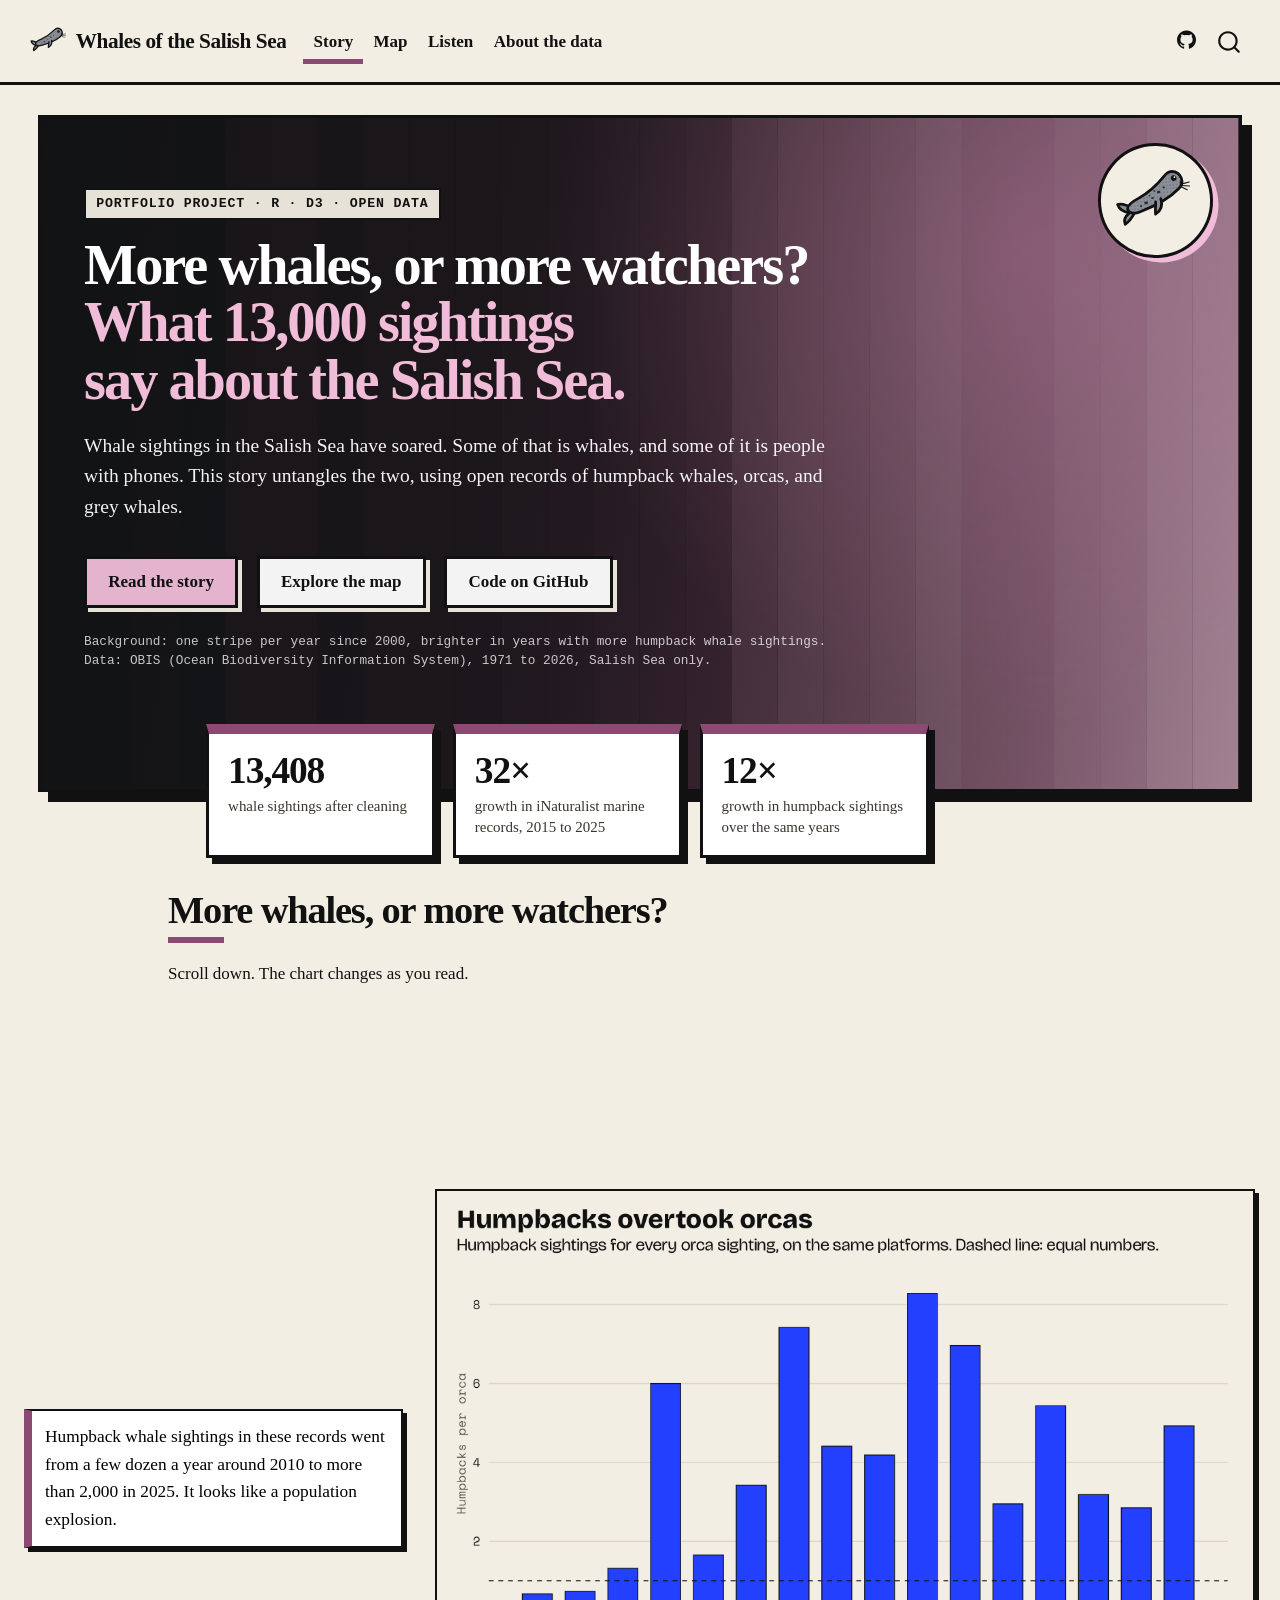
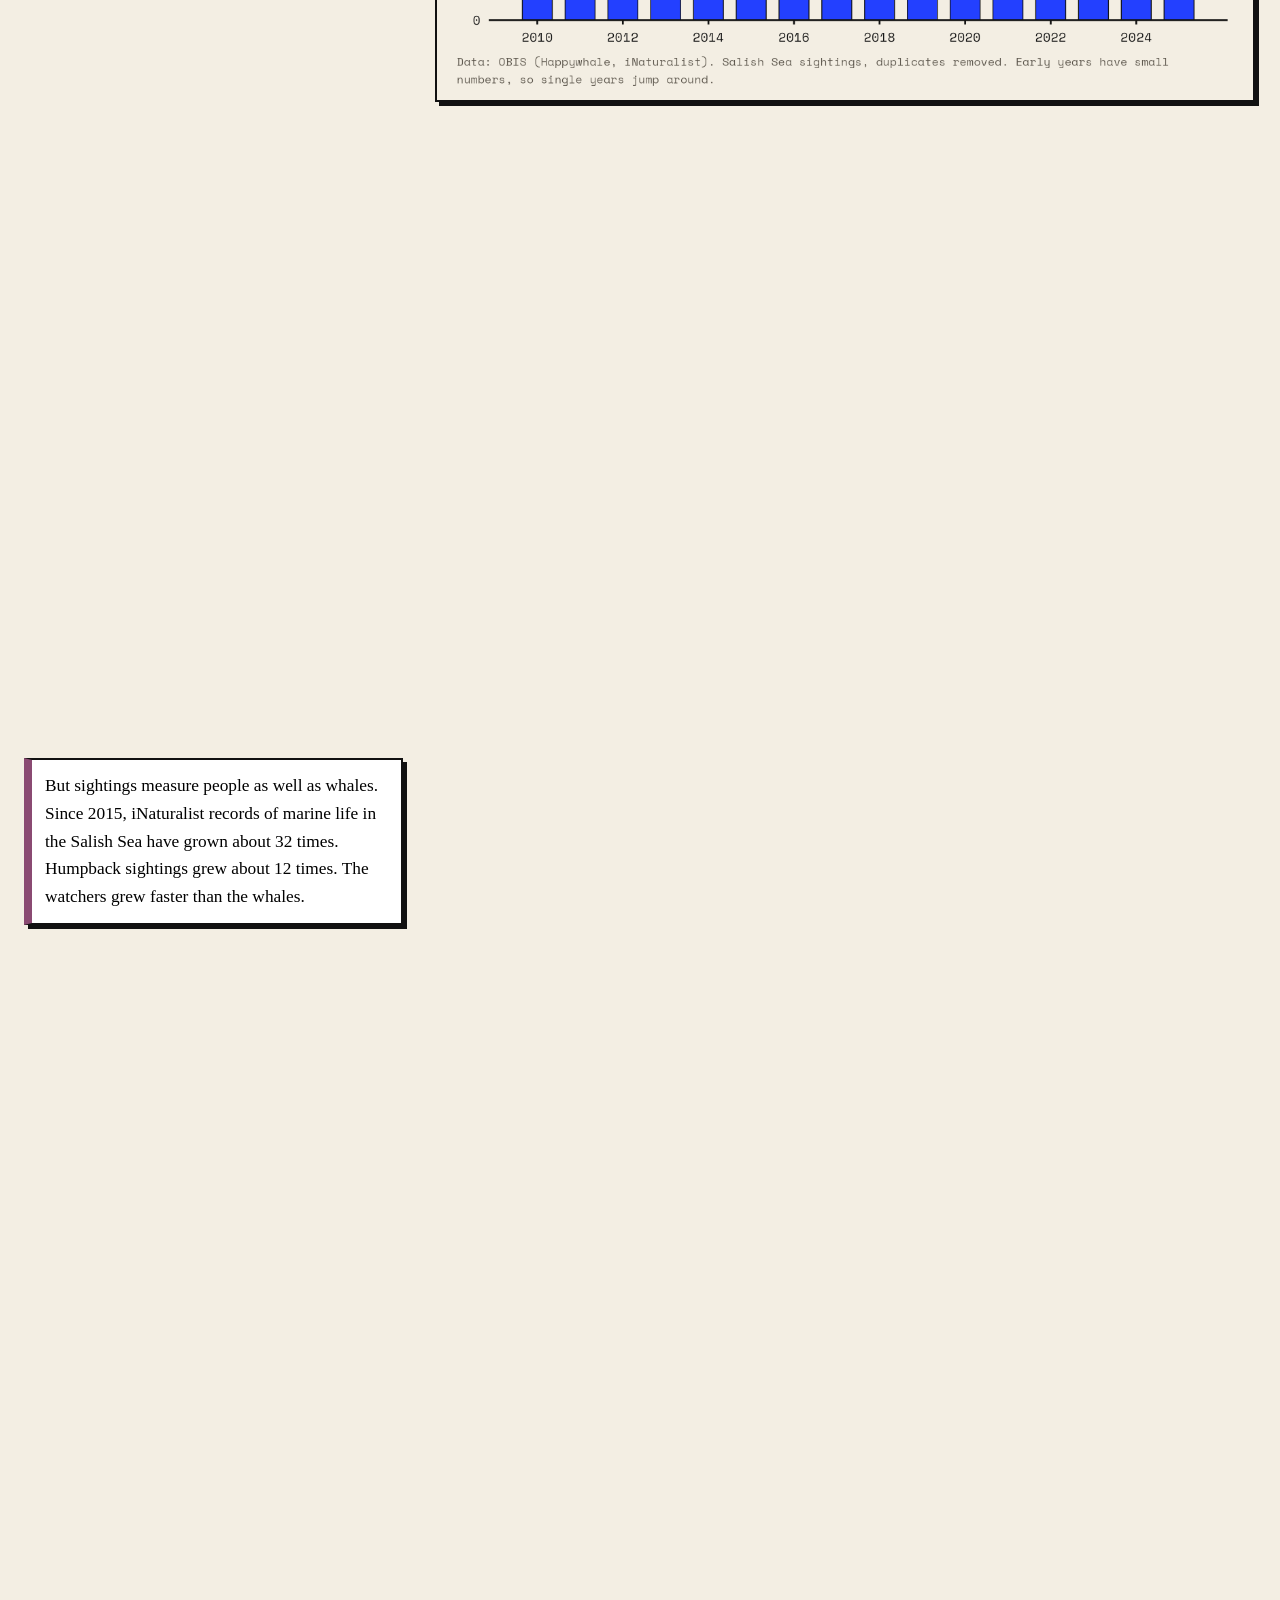
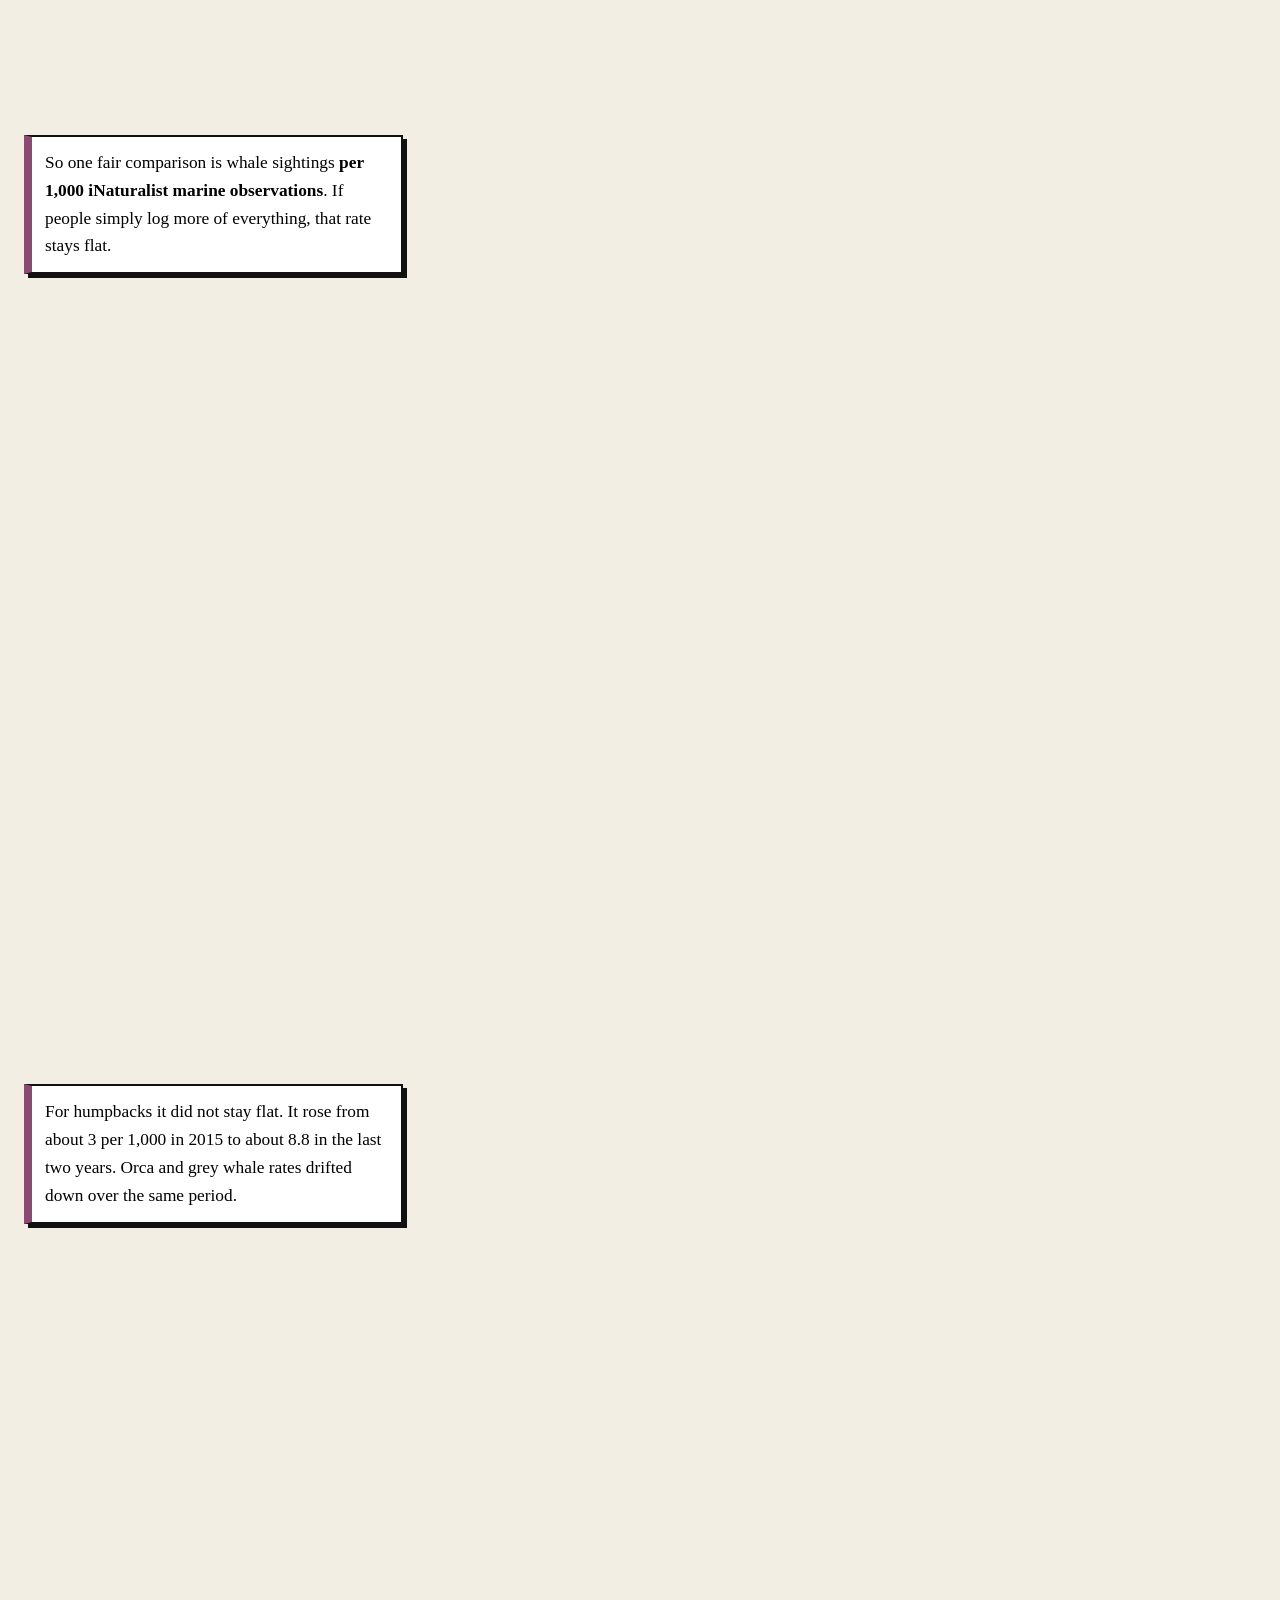
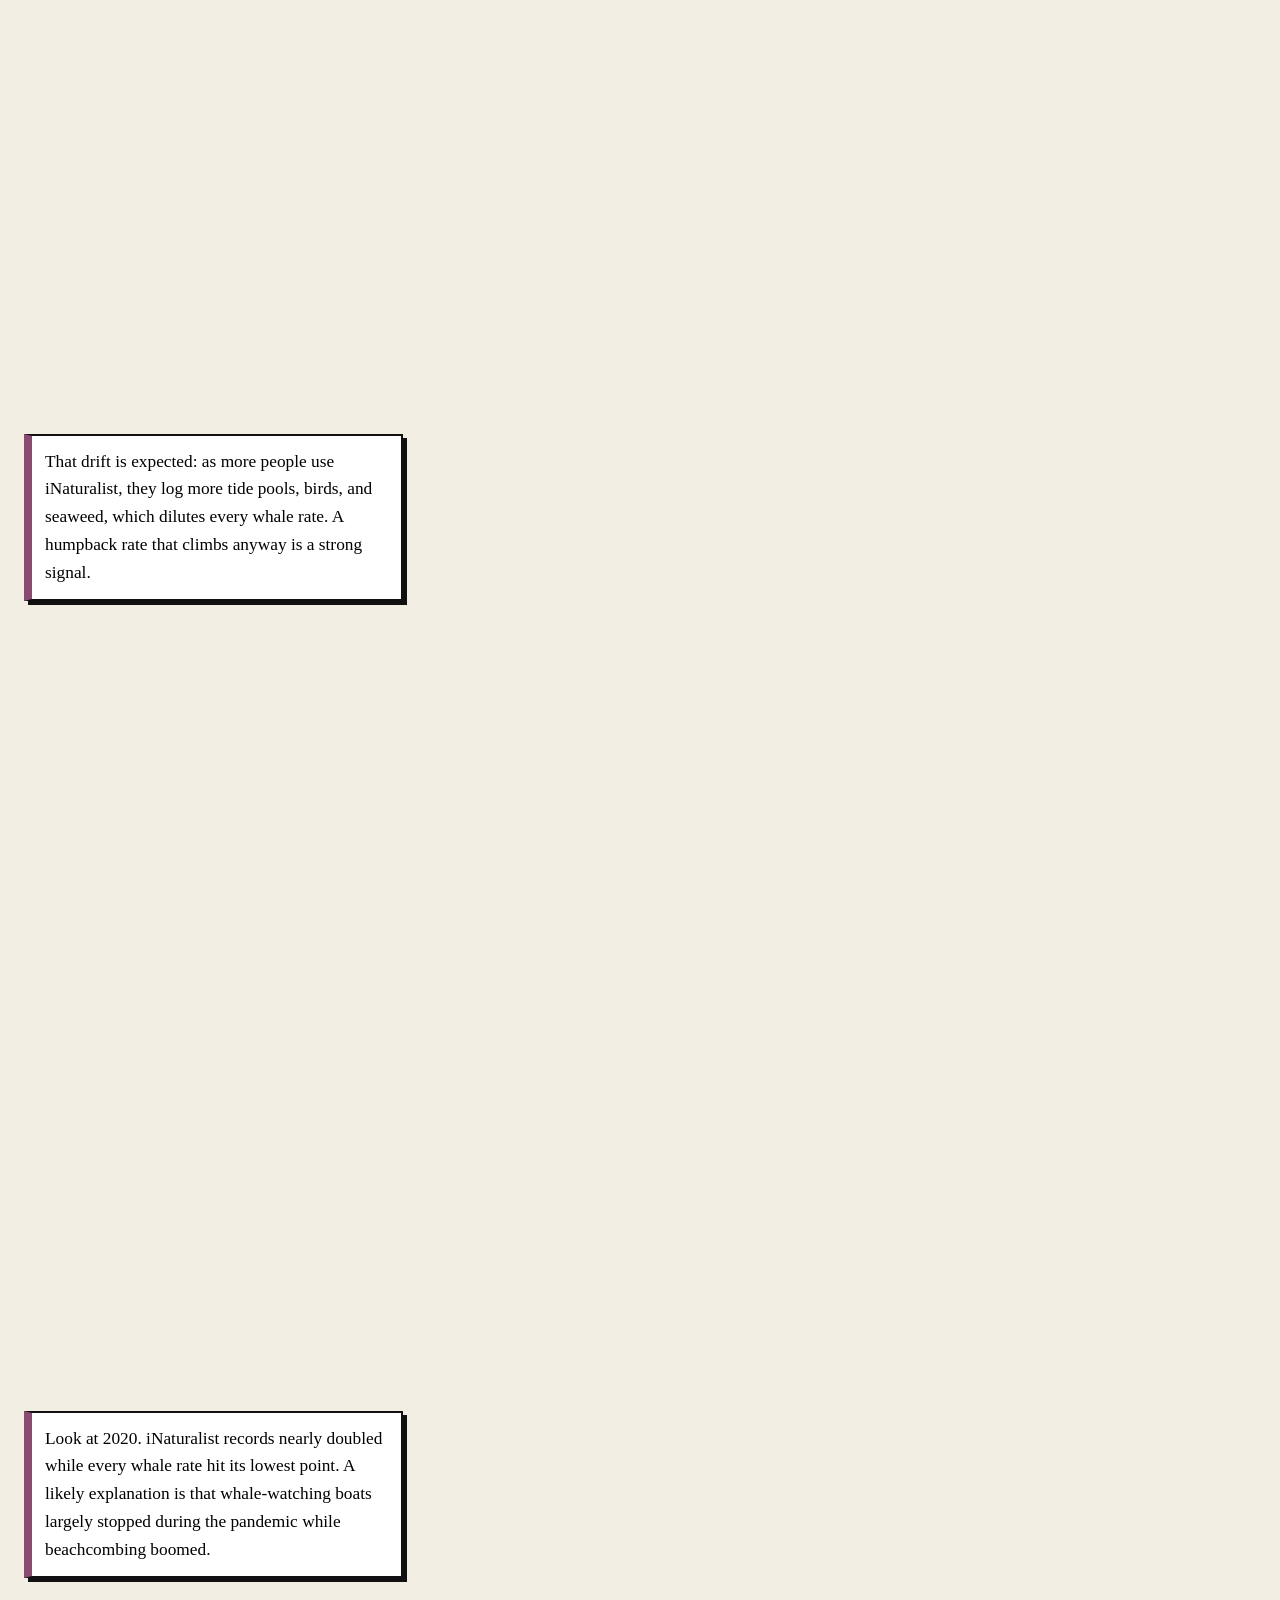
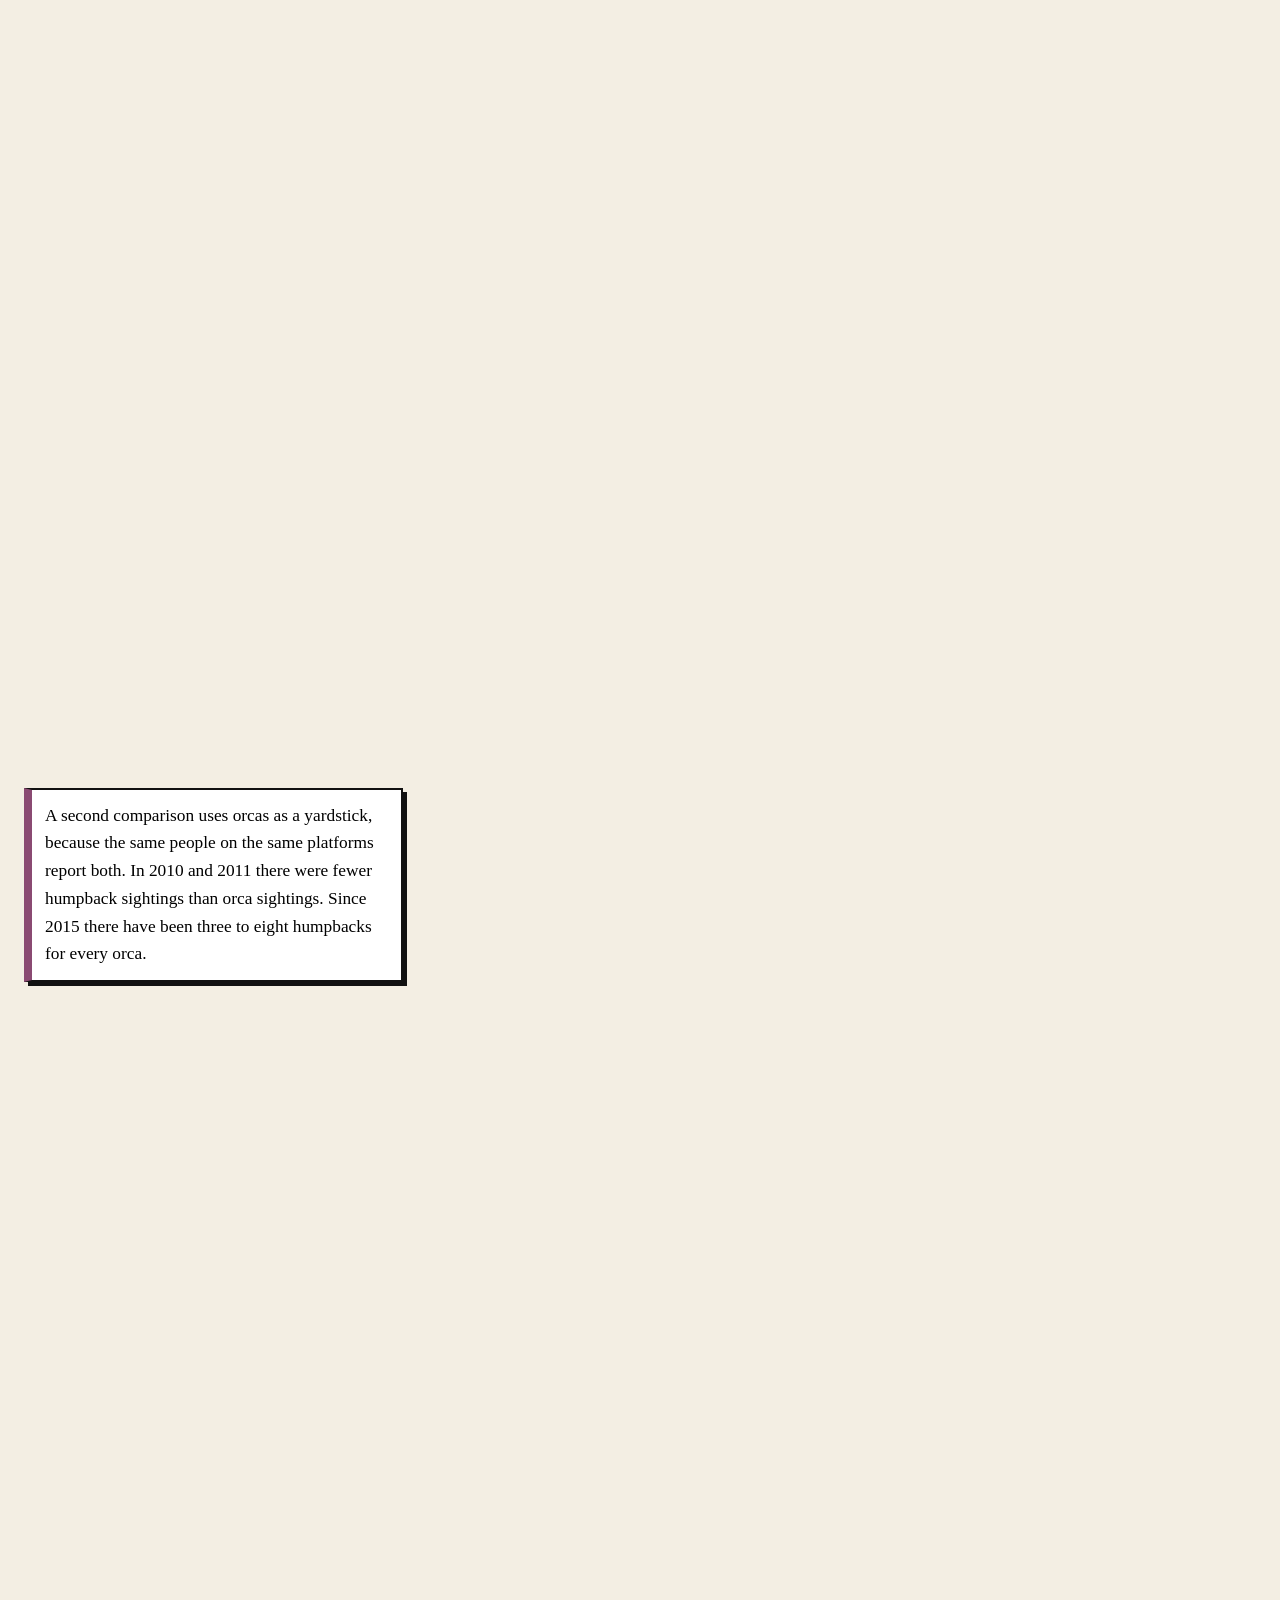
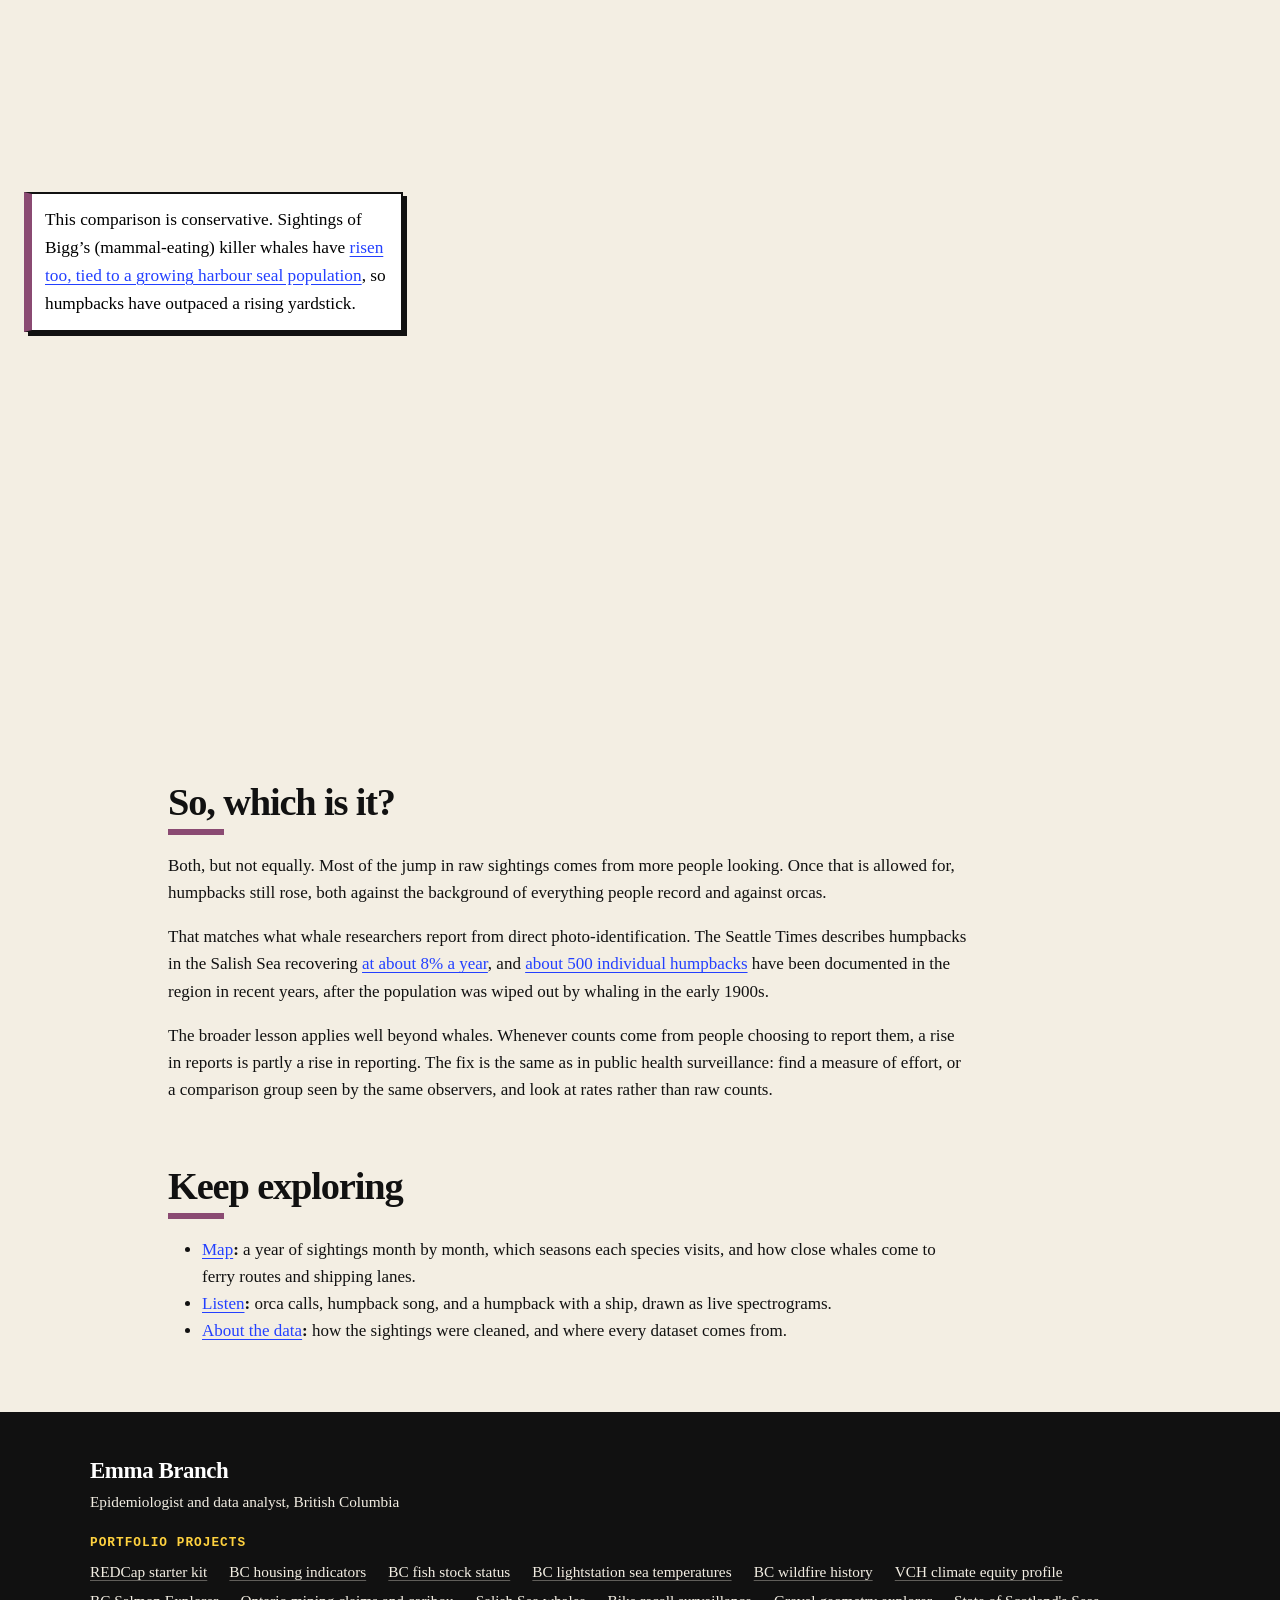
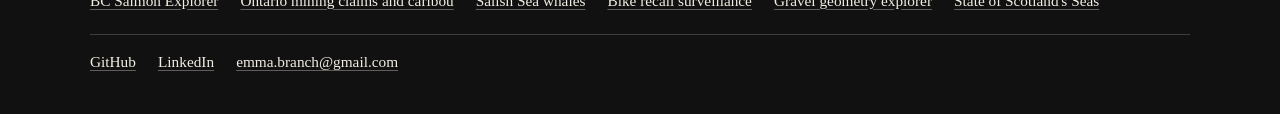
<file: docs/index.html>
<!DOCTYPE html>
<html xmlns="http://www.w3.org/1999/xhtml" lang="en" xml:lang="en"><head>

<meta charset="utf-8">
<meta name="generator" content="quarto-1.11.9">

<meta name="viewport" content="width=device-width, initial-scale=1.0, user-scalable=yes">

<meta name="author" content="Emma Branch">
<meta name="description" content="An interactive data story about humpback whales, orcas, and grey whales in the Salish Sea, and how much of the rise in sightings is really more people watching.">

<title>Whales of the Salish Sea: more whales, or more watchers?</title>
<style>
/* Default styles provided by pandoc.
** See https://pandoc.org/MANUAL.html#variables-for-html for config info.
*/
span.smallcaps{font-variant: small-caps;}
div.columns{display: flex; gap: 1.5em;}
div.column{flex: auto;}
@media screen {
div.columns{gap: min(4vw, 1.5em);}
div.column{overflow-x: auto;}
}
div.hanging-indent{margin-left: 1.5em; text-indent: -1.5em;}
ul.task-list{list-style: none;}
ul.task-list li input[type="checkbox"] {
  width: 0.8em;
  margin: 0 0.8em 0.2em -1em; /* quarto-specific, see https://github.com/quarto-dev/quarto-cli/issues/4556 */ 
  vertical-align: middle;
}
</style>


<script src="site_libs/quarto-nav/quarto-nav.js"></script>
<script src="site_libs/quarto-nav/headroom.min.js"></script>
<script src="site_libs/clipboard/clipboard.min.js"></script>
<script src="site_libs/quarto-search/autocomplete.umd.js"></script>
<script src="site_libs/quarto-search/fuse.min.js"></script>
<script src="site_libs/quarto-search/quarto-search.js"></script>
<meta name="quarto:offset" content="./">
<link href="./images/favicon.png" rel="icon" type="image/png">
<script src="site_libs/quarto-html/quarto.js" type="module"></script>
<script src="site_libs/quarto-html/tabsets/tabsets.js" type="module"></script>
<script src="site_libs/quarto-html/scrollable-regions/scrollable-regions.js" type="module"></script>
<script src="site_libs/quarto-html/popper.min.js"></script>
<script src="site_libs/quarto-html/tippy.umd.min.js"></script>
<script src="site_libs/quarto-html/anchor.min.js"></script>
<link href="site_libs/quarto-html/tippy.css" rel="stylesheet">
<link href="site_libs/quarto-html/quarto-syntax-highlighting-06df27c8158acedd5d263560cd4ba62e.css" rel="stylesheet" class="quarto-color-scheme" id="quarto-text-highlighting-styles">
<link href="site_libs/quarto-html/quarto-syntax-highlighting-dark-07e23dae4c3757ea2bcd5d8a79ca1ee5.css" rel="stylesheet" class="quarto-color-scheme quarto-color-alternate" id="quarto-text-highlighting-styles">
<link href="site_libs/quarto-html/quarto-syntax-highlighting-06df27c8158acedd5d263560cd4ba62e.css" rel="stylesheet" class="quarto-color-scheme-extra" id="quarto-text-highlighting-styles">
<script src="site_libs/bootstrap/bootstrap.min.js"></script>
<link href="site_libs/bootstrap/bootstrap-icons.css" rel="stylesheet">
<link href="site_libs/bootstrap/bootstrap-f55e9e3fc81f5ff8fdddc4761b2e5364.min.css" rel="stylesheet" append-hash="true" class="quarto-color-scheme" id="quarto-bootstrap" data-mode="light">
<link href="site_libs/bootstrap/bootstrap-dark-1f1f4d4f3753f11aaa41d4fc4f0666ec.min.css" rel="stylesheet" append-hash="true" class="quarto-color-scheme quarto-color-alternate" id="quarto-bootstrap" data-mode="light">
<link href="site_libs/bootstrap/bootstrap-f55e9e3fc81f5ff8fdddc4761b2e5364.min.css" rel="stylesheet" append-hash="true" class="quarto-color-scheme-extra" id="quarto-bootstrap" data-mode="light">
<script src="site_libs/quarto-contrib/intersection-observer-polyfill-1.0.0/intersection-observer.js"></script>
<script src="site_libs/quarto-contrib/scrollama-3.2.0/scrollama.min.js"></script>
<script src="site_libs/quarto-contrib/closeread-0.1.0/closeread.js"></script>
<script id="quarto-search-options" type="application/json">{
  "location": "navbar",
  "copy-button": false,
  "collapse-after": 3,
  "panel-placement": "end",
  "type": "overlay",
  "limit": 50,
  "keyboard-shortcut": [
    "f",
    "/",
    "s"
  ],
  "show-item-context": false,
  "language": {
    "search-no-results-text": "No results",
    "search-matching-documents-text": "matching documents",
    "search-copy-link-title": "Copy link to search",
    "search-hide-matches-text": "Hide additional matches",
    "search-more-match-text": "more match in this document",
    "search-more-matches-text": "more matches in this document",
    "search-clear-button-title": "Clear",
    "search-text-placeholder": "",
    "search-detached-cancel-button-title": "Cancel",
    "search-submit-button-title": "Submit",
    "search-label": "Search"
  }
}</script>
<meta cr-debug-mode="false">
<meta cr-remove-header-space="false">


<link rel="stylesheet" href="site_libs/quarto-contrib/quarto-project/qmd-lab/closeread/closeread.css">
</head>

<body class="nav-fixed quarto-light"><a id="quarto-skip-link" class="visually-hidden-focusable" href="#quarto-document-content">Skip to main content</a>

<div id="quarto-search-results"></div>
  <header id="quarto-header" class="headroom fixed-top">
    <nav class="navbar navbar-expand-lg " data-bs-theme="dark" aria-label="Site">
      <div class="navbar-container container-fluid">
      <div class="navbar-brand-container mx-auto">
    <a href="./index.html" class="navbar-brand navbar-brand-logo">
    <img src="./images/motif.svg" alt="" class="navbar-logo light-content">
    <img src="./images/motif.svg" alt="" class="navbar-logo dark-content">
    </a>
    <a class="navbar-brand" href="./index.html">
    <span class="navbar-title">Whales of the Salish Sea</span>
    </a>
  </div>
          <button class="navbar-toggler" type="button" data-bs-toggle="collapse" data-bs-target="#navbarCollapse" aria-controls="navbarCollapse" aria-expanded="false" aria-label="Toggle navigation" onclick="if (window.quartoToggleHeadroom) { window.quartoToggleHeadroom(); }">
  <span class="navbar-toggler-icon"></span>
</button>
          <div class="collapse navbar-collapse" id="navbarCollapse">
            <ul class="navbar-nav navbar-nav-scroll me-auto">
  <li class="nav-item">
    <a class="nav-link active" href="./index.html" aria-current="page"> 
<span class="menu-text">Story</span></a>
  </li>  
  <li class="nav-item">
    <a class="nav-link" href="./map.html"> 
<span class="menu-text">Map</span></a>
  </li>  
  <li class="nav-item">
    <a class="nav-link" href="./listen.html"> 
<span class="menu-text">Listen</span></a>
  </li>  
  <li class="nav-item">
    <a class="nav-link" href="./about.html"> 
<span class="menu-text">About the data</span></a>
  </li>  
</ul>
            <ul class="navbar-nav navbar-nav-scroll ms-auto">
  <li class="nav-item compact">
    <a class="nav-link" href="https://github.com/emmabranch/salish-sea-whales"> <i class="bi bi-github" role="img" aria-label="Code on GitHub">
</i> 
<span class="menu-text"></span></a>
  </li>  
</ul>
          </div> <!-- /navcollapse -->
            <div class="quarto-navbar-tools">
</div>
            <div id="quarto-search" class="" title="Search"></div>
      </div> <!-- /container-fluid -->
    </nav>
</header>
<!-- content -->
<div id="quarto-content" class="quarto-container page-columns page-rows-contents page-layout-full page-navbar">
<!-- sidebar -->
<!-- margin-sidebar -->
    
<!-- main -->
<main class="content page-columns page-full column-body" id="quarto-document-content" tabindex="-1">
      <!-- user-provided yaml closeread style options -->
      <style>
        :root {
          --cr-narrative-text-color-overlay: #ffffff;
--cr-section-background-color: transparent;
--cr-narrative-background-color-sidebar: transparent;
--cr-narrative-background-color-overlay: rgba(17, 17, 17, 0.92);
        }
      </style>
    

<header id="title-block-header" class="quarto-title-block default">
<div class="quarto-title">
</div>

<div>
  <div class="description">
    An interactive data story about humpback whales, orcas, and grey whales in the Salish Sea, and how much of the rise in sightings is really more people watching.
  </div>
</div>


<div class="quarto-title-meta column-body">

    <div>
    <div class="quarto-title-meta-heading">Author</div>
    <div class="quarto-title-meta-contents">
             <p>Emma Branch </p>
          </div>
  </div>
    
  
    
  </div>
  


</header>


<div class="hero-full column-screen">
<img class="hero-motif" src="images/motif.svg" alt="">
<div class="hero-bg">
<svg viewbox="0 0 26 1" preserveaspectratio="none" aria-hidden="true">
<rect x="0" y="0" width="1" height="1" fill="#22324A"></rect><rect x="1" y="0" width="1" height="1" fill="#22324A"></rect><rect x="2" y="0" width="1" height="1" fill="#3A354F"></rect><rect x="3" y="0" width="1" height="1" fill="#22324A"></rect><rect x="4" y="0" width="1" height="1" fill="#724164"></rect><rect x="5" y="0" width="1" height="1" fill="#7A4469"></rect><rect x="6" y="0" width="1" height="1" fill="#463752"></rect><rect x="7" y="0" width="1" height="1" fill="#673D5D"></rect><rect x="8" y="0" width="1" height="1" fill="#5F3A58"></rect><rect x="9" y="0" width="1" height="1" fill="#5B3A57"></rect><rect x="10" y="0" width="1" height="1" fill="#6D3F61"></rect><rect x="11" y="0" width="1" height="1" fill="#724164"></rect><rect x="12" y="0" width="1" height="1" fill="#82476D"></rect><rect x="13" y="0" width="1" height="1" fill="#82476D"></rect><rect x="14" y="0" width="1" height="1" fill="#8C4C74"></rect><rect x="15" y="0" width="1" height="1" fill="#BE779F"></rect><rect x="16" y="0" width="1" height="1" fill="#D28AB1"></rect><rect x="17" y="0" width="1" height="1" fill="#D088B0"></rect><rect x="18" y="0" width="1" height="1" fill="#D692B7"></rect><rect x="19" y="0" width="1" height="1" fill="#E0A1C3"></rect><rect x="20" y="0" width="1" height="1" fill="#D691B6"></rect><rect x="21" y="0" width="1" height="1" fill="#D692B7"></rect><rect x="22" y="0" width="1" height="1" fill="#DFA0C2"></rect><rect x="23" y="0" width="1" height="1" fill="#E2A5C6"></rect><rect x="24" y="0" width="1" height="1" fill="#EDB7D4"></rect><rect x="25" y="0" width="1" height="1" fill="#F0BCD8"></rect>
</svg>
</div>
<div class="hero-inner">
<p><span class="eyebrow">Portfolio project · R · D3 · open data</span></p>
<section id="more-whales-or-more-watchers-what-13000-sightings-say-about-the-salish-sea." class="level1">
<h1>More whales, or more watchers? <span class="accent">What 13,000 sightings say about the Salish Sea.</span></h1>
<p>Whale sightings in the Salish Sea have soared. Some of that is whales, and some of it is people with phones. This story untangles the two, using open records of humpback whales, orcas, and grey whales.</p>
<p><a href="#more-whales-or-more-watchers" class="btn btn-accent">Read the story</a> <a href="./map.html" class="btn btn-ghost">Explore the map</a> <a href="https://github.com/emmabranch/salish-sea-whales" class="btn btn-ghost">Code on GitHub</a></p>
<p><span class="hero-note">Background: one stripe per year since 2000, brighter in years with more humpback whale sightings. Data: OBIS (Ocean Biodiversity Information System), 1971 to 2026, Salish Sea only.</span></p>
</section>
</div>
</div>
<div class="stat-row lift">
<div class="stat-box">
<span class="num">13,408</span><span class="lab">whale sightings after cleaning</span>
</div>
<div class="stat-box">
<span class="num">32×</span><span class="lab">growth in iNaturalist marine records, 2015 to 2025</span>
</div>
<div class="stat-box">
<span class="num">12×</span><span class="lab">growth in humpback sightings over the same years</span>
</div>
</div>
<section id="more-whales-or-more-watchers" class="level2">
<h2 class="anchored" data-anchor-id="more-whales-or-more-watchers">More whales, or more watchers?</h2>
<p>Scroll down. The chart changes as you read.</p>
<div class="cr-section cr-column-screen sidebar-left">
<div class="narrative-col">
<div class="trigger new-trigger" data-focus-on="cr-watchers">
<div class="narrative">
<p>Humpback whale sightings in these records went from a few dozen a year around 2010 to more than 2,000 in 2025. It looks like a population explosion.</p>
</div>
</div>
<div class="trigger new-trigger" data-focus-on="cr-watchers">
<div class="narrative">
<p>But sightings measure people as well as whales. Since 2015, iNaturalist records of marine life in the Salish Sea have grown about 32 times. Humpback sightings grew about 12 times. The watchers grew faster than the whales.</p>
</div>
</div>
<div class="trigger new-trigger" data-focus-on="cr-rate">
<div class="narrative">
<p>So one fair comparison is whale sightings <strong>per 1,000 iNaturalist marine observations</strong>. If people simply log more of everything, that rate stays flat.</p>
</div>
</div>
<div class="trigger new-trigger" data-focus-on="cr-rate">
<div class="narrative">
<p>For humpbacks it did not stay flat. It rose from about 3 per 1,000 in 2015 to about 8.8 in the last two years. Orca and grey whale rates drifted down over the same period.</p>
</div>
</div>
<div class="trigger new-trigger" data-focus-on="cr-rate">
<div class="narrative">
<p>That drift is expected: as more people use iNaturalist, they log more tide pools, birds, and seaweed, which dilutes every whale rate. A humpback rate that climbs anyway is a strong signal.</p>
</div>
</div>
<div class="trigger new-trigger" data-focus-on="cr-rate">
<div class="narrative">
<p>Look at 2020. iNaturalist records nearly doubled while every whale rate hit its lowest point. A likely explanation is that whale-watching boats largely stopped during the pandemic while beachcombing boomed.</p>
</div>
</div>
<div class="trigger new-trigger" data-focus-on="cr-orca">
<div class="narrative">
<p>A second comparison uses orcas as a yardstick, because the same people on the same platforms report both. In 2010 and 2011 there were fewer humpback sightings than orca sightings. Since 2015 there have been three to eight humpbacks for every orca.</p>
</div>
</div>
<div class="trigger new-trigger" data-focus-on="cr-orca">
<div class="narrative">
<p>This comparison is conservative. Sightings of Bigg’s (mammal-eating) killer whales have <a href="https://www.cbc.ca/1.7295135">risen too, tied to a growing harbour seal population</a>, so humpbacks have outpaced a rising yardstick.</p>
</div>
</div>
</div>
<div class="sticky-col">
<div class="sticky-col-stack">
<div id="cr-watchers" class="sticky">
<p><img src="story/assets/watchers-vs-whales.png" class="img-fluid" alt="Line chart on a multiplier scale. Since 2015, iNaturalist marine observations in the Salish Sea grew about 32 times, while humpback whale sightings grew about 12 times."></p>
</div>
<div id="cr-rate" class="sticky">
<p><img src="story/assets/per-1000-observations.png" class="img-fluid" alt="Line chart of whale sightings per 1,000 iNaturalist marine observations from 2015. Humpbacks rise from about 3 to about 8 or 9, orcas fall, and grey whales stay low. 2020 is the lowest year for all three."></p>
</div>
<div id="cr-orca" class="sticky">
<p><img src="story/assets/humpbacks-per-orca.png" class="img-fluid" alt="Bar chart of humpback sightings per orca sighting each year since 2010. Below 1 in 2010 and 2011, then between 3 and 8 from 2015 onward."></p>
</div>
</div>
</div>
</div>
</section>
<section id="so-which-is-it" class="level2">
<h2 class="anchored" data-anchor-id="so-which-is-it">So, which is it?</h2>
<p>Both, but not equally. Most of the jump in raw sightings comes from more people looking. Once that is allowed for, humpbacks still rose, both against the background of everything people record and against orcas.</p>
<p>That matches what whale researchers report from direct photo-identification. The Seattle Times describes humpbacks in the Salish Sea recovering <a href="https://www.spokesman.com/stories/2026/may/17/how-the-humpback-whale-made-a-massive-comeback-in-/">at about 8% a year</a>, and <a href="https://www.cbc.ca/1.6221049">about 500 individual humpbacks</a> have been documented in the region in recent years, after the population was wiped out by whaling in the early 1900s.</p>
<p>The broader lesson applies well beyond whales. Whenever counts come from people choosing to report them, a rise in reports is partly a rise in reporting. The fix is the same as in public health surveillance: find a measure of effort, or a comparison group seen by the same observers, and look at rates rather than raw counts.</p>
</section>
<section id="keep-exploring" class="level2">
<h2 class="anchored" data-anchor-id="keep-exploring">Keep exploring</h2>
<ul>
<li><strong><a href="./map.html">Map</a>:</strong> a year of sightings month by month, which seasons each species visits, and how close whales come to ferry routes and shipping lanes.</li>
<li><strong><a href="./listen.html">Listen</a>:</strong> orca calls, humpback song, and a humpback with a ship, drawn as live spectrograms.</li>
<li><strong><a href="./about.html">About the data</a>:</strong> how the sightings were cleaned, and where every dataset comes from.</li>
</ul>


</section>

</main> <!-- /main -->
<!-- Shared portfolio footer. Master copy: /Users/ecox/projects/_brand-kit/footer.html -->
<footer class="eb-footer" role="contentinfo">
  <div class="eb-footer-inner">
    <div class="eb-footer-name">Emma Branch</div>
    <div class="eb-footer-tag">Epidemiologist and data analyst, British Columbia</div>
    <div class="eb-footer-heading">Portfolio projects</div>
    <nav class="eb-footer-projects" aria-label="Portfolio projects">
      <a href="https://emmabranch.github.io/redcap-starter-kit/">REDCap starter kit</a>
      <a href="https://emmabranch.github.io/bc-housing-indicators/">BC housing indicators</a>
      <a href="https://emmabranch.github.io/bc-fish-stock-status/">BC fish stock status</a>
      <a href="https://emmabranch.github.io/bc-lightstation-qc/">BC lightstation sea temperatures</a>
      <a href="https://emmabranch.github.io/bc-wildfire-bigquery/">BC wildfire history</a>
      <a href="https://emmabranch.github.io/vch-climate-equity-profile/">VCH climate equity profile</a>
      <a href="https://emmabranch.shinyapps.io/bc-salmon-explorer">BC Salmon Explorer</a>
      <a href="https://emmabranch.github.io/ontario-claims-caribou/">Ontario mining claims and caribou</a>
      <a href="https://emmabranch.github.io/salish-sea-whales/">Salish Sea whales</a>
      <a href="https://emmabranch.github.io/bike-recall-surveillance/">Bike recall surveillance</a>
      <a href="https://emmabranch.github.io/gravel-geometry/">Gravel geometry explorer</a>
      <a href="https://emmabranch.github.io/scotland-seas-indicators/">State of Scotland's Seas</a>
    </nav>
    <div class="eb-footer-contact">
      <a href="https://github.com/emmabranch">GitHub</a>
      <a href="https://www.linkedin.com/in/embranch/">LinkedIn</a>
      <a href="mailto:emma.branch@gmail.com">emma.branch@gmail.com</a>
    </div>
  </div>
</footer>
<script>
  /* Quarto places included HTML inside the page layout. Move the top bar
     and footer to the edges of the page so they span the full width. */
  document.addEventListener("DOMContentLoaded", function () {
    var bar = document.querySelector(".eb-topbar");
    if (bar) document.body.insertBefore(bar, document.body.firstChild);
    /* Optional hero for single-page reports (report-hero.html): put it
       straight after the top bar, above the report itself. */
    var rhero = document.querySelector(".eb-report-hero");
    if (rhero) {
      if (bar) bar.parentNode.insertBefore(rhero, bar.nextSibling);
      else document.body.insertBefore(rhero, document.body.firstChild);
      document.body.classList.add("has-report-hero");
      /* The report card is lifted over the hero, which makes each section's
         offsetTop relative to the card instead of the page. Quarto's table of
         contents reads offsetTop, so give each section its true page position. */
      document.querySelectorAll("main.content section[id]").forEach(function (sec) {
        Object.defineProperty(sec, "offsetTop", {
          configurable: true,
          get: function () { return this.getBoundingClientRect().top + window.scrollY; }
        });
      });
      /* Optional background stripes drawn by R inside the report
         (a div with class "eb-hero-stripes"): move them into the hero. */
      var stripes = document.querySelector(".eb-hero-stripes");
      if (stripes) { stripes.classList.add("hero-bg"); rhero.insertBefore(stripes, rhero.firstChild); }
    }
    var foot = document.querySelector(".eb-footer");
    if (foot) {
      /* On websites, put it just above Quarto's own footer (which holds the
         project disclaimer); otherwise at the very end of the page. */
      var qfoot = document.querySelector("footer.footer");
      if (qfoot) qfoot.parentNode.insertBefore(foot, qfoot);
      else document.body.appendChild(foot);
    }
    /* On phones, close the navbar menu after a link is tapped. Links to a
       section of the same page don't reload it, so the menu would stay open. */
    document.querySelectorAll(".navbar-collapse .nav-link:not(.dropdown-toggle)").forEach(function (link) {
      link.addEventListener("click", function () {
        var menu = document.querySelector(".navbar-collapse.show");
        if (menu && window.bootstrap) window.bootstrap.Collapse.getOrCreateInstance(menu).hide();
      });
    });
    /* Hide Quarto's empty footer columns so they don't add space on phones */
    document.querySelectorAll(".nav-footer-left, .nav-footer-right").forEach(function (el) {
      if (!el.children.length && !el.textContent.replace(/[\s\u00a0]/g, "")) el.style.display = "none";
    });
  });
</script>
<script id="quarto-html-after-body" type="application/javascript">
  window.document.addEventListener("DOMContentLoaded", function (event) {
    const icon = "";
    const anchorJS = new window.AnchorJS();
    anchorJS.options = {
      placement: 'right',
      icon: icon
    };
    anchorJS.add('.anchored');
    const isCodeAnnotation = (el) => {
      for (const clz of el.classList) {
        if (clz.startsWith('code-annotation-')) {                     
          return true;
        }
      }
      return false;
    }
    const onCopySuccess = function(e) {
      // button target
      const button = e.trigger;
      // don't keep focus
      button.blur();
      // flash "checked"
      button.classList.add('code-copy-button-checked');
      var currentTitle = button.getAttribute("title");
      button.setAttribute("title", "Copied!");
      let tooltip;
      if (window.bootstrap) {
        button.setAttribute("data-bs-toggle", "tooltip");
        button.setAttribute("data-bs-placement", "left");
        button.setAttribute("data-bs-title", "Copied!");
        tooltip = new bootstrap.Tooltip(button, 
          { trigger: "manual", 
            customClass: "code-copy-button-tooltip",
            offset: [0, -8]});
        tooltip.show();    
      }
      setTimeout(function() {
        if (tooltip) {
          tooltip.hide();
          button.removeAttribute("data-bs-title");
          button.removeAttribute("data-bs-toggle");
          button.removeAttribute("data-bs-placement");
        }
        button.setAttribute("title", currentTitle);
        button.classList.remove('code-copy-button-checked');
      }, 1000);
      // clear code selection
      e.clearSelection();
    }
    const getTextToCopy = function(trigger) {
      const outerScaffold = trigger.parentElement.cloneNode(true);
      const codeEl = outerScaffold.querySelector('code');
      for (const childEl of codeEl.children) {
        if (isCodeAnnotation(childEl)) {
          childEl.remove();
        }
      }
      return codeEl.innerText;
    }
    const clipboard = new window.ClipboardJS('.code-copy-button:not([data-in-quarto-modal])', {
      text: getTextToCopy
    });
    clipboard.on('success', onCopySuccess);
    if (window.document.getElementById('quarto-embedded-source-code-modal')) {
      const clipboardModal = new window.ClipboardJS('.code-copy-button[data-in-quarto-modal]', {
        text: getTextToCopy,
        container: window.document.getElementById('quarto-embedded-source-code-modal')
      });
      clipboardModal.on('success', onCopySuccess);
    }
      var localhostRegex = new RegExp(/^(?:http|https):\/\/localhost\:?[0-9]*\//);
      var mailtoRegex = new RegExp(/^mailto:/);
        var filterRegex = new RegExp("https:\/\/emmabranch\.github\.io\/salish-sea-whales\/");
      var isInternal = (href) => {
          return filterRegex.test(href) || localhostRegex.test(href) || mailtoRegex.test(href);
      }
      // Inspect non-navigation links and adorn them if external
      window.quartoDecorateExternalLinks = function (root) {
     var links = (root || window.document).querySelectorAll('a[href]:not(.nav-link):not(.navbar-brand):not(.toc-action):not(.sidebar-link):not(.sidebar-item-toggle):not(.pagination-link):not(.no-external):not([aria-hidden]):not(.dropdown-item):not(.quarto-navigation-tool):not(.about-link)');
      for (var i=0; i<links.length; i++) {
        const link = links[i];
        if (!isInternal(link.href)) {
          // undo the damage that might have been done by quarto-nav.js in the case of
          // links that we want to consider external
          if (link.dataset.originalHref !== undefined) {
            link.href = link.dataset.originalHref;
          }
          if (!link.classList.contains('no-external-icon')) {
          }
        }
      }
      };
      window.quartoDecorateExternalLinks(window.document);
    // Esc closes the popup (WCAG 1.4.13) and focus leaving both trigger and
    // popup closes it (WCAG 2.4.11); tippy handles neither for interactive popups.
    const hideOnEscAndFocusOut = {
      name: 'hideOnEscAndFocusOut',
      defaultValue: true,
      fn(instance) {
        const dismiss = () => {
          // A show scheduled by the trigger delay would otherwise reopen it
          instance.clearDelayTimeouts();
          instance.hide();
        };
        const onKeyDown = (event) => {
          if (event.key !== 'Escape') {
            return;
          }
          // Keep Esc from also reaching page handlers (e.g. reveal.js overview),
          // except an open reveal.js slide menu, which Esc should close too.
          // The menu handles keys only when its keyboard option is on.
          const menuHandlesEsc = window.Reveal?.getPlugin?.('menu')?.isOpen() &&
            window.Reveal.getConfig().menu?.keyboard !== false;
          if (!menuHandlesEsc) {
            event.stopPropagation();
          }
          if (instance.popper.contains(window.document.activeElement)) {
            // Disabled while refocusing so the focus trigger does not reopen it
            instance.disable();
            instance.reference.focus();
            instance.enable();
          }
          dismiss();
        };
        const onFocusOut = (event) => {
          const target = event.relatedTarget;
          if (target && !instance.reference.contains(target) &&
              !instance.popper.contains(target)) {
            dismiss();
          }
        };
        // On the trigger too: a click trigger (code-annotations: select) has no
        // blur handling. Attached for the instance's lifetime so leaving the
        // trigger also cancels a show still pending on the trigger delay.
        instance.reference.addEventListener('focusout', onFocusOut);
        return {
          onShow() {
            window.document.addEventListener('keydown', onKeyDown, true);
            instance.popper.addEventListener('focusout', onFocusOut);
          },
          onHide() {
            window.document.removeEventListener('keydown', onKeyDown, true);
            instance.popper.removeEventListener('focusout', onFocusOut);
          },
          onDestroy() {
            instance.reference.removeEventListener('focusout', onFocusOut);
          },
        };
      },
    };
    function tippyHover(el, contentFn, onTriggerFn, onUntriggerFn) {
      const config = {
        allowHTML: true,
        maxWidth: 500,
        delay: 100,
        arrow: false,
        appendTo: function(el) {
            return el.parentElement;
        },
        interactive: true,
        interactiveBorder: 10,
        theme: 'quarto',
        placement: 'bottom-start',
        plugins: [hideOnEscAndFocusOut],
      };
      if (contentFn) {
        config.content = contentFn;
      }
      if (onTriggerFn) {
        config.onTrigger = onTriggerFn;
      }
      if (onUntriggerFn) {
        config.onUntrigger = onUntriggerFn;
      }
      window.tippy(el, config); 
    }
    const noterefs = window.document.querySelectorAll('a[role="doc-noteref"]');
    for (var i=0; i<noterefs.length; i++) {
      const ref = noterefs[i];
      tippyHover(ref, function() {
        // use id or data attribute instead here
        let href = ref.getAttribute('data-footnote-href') || ref.getAttribute('href');
        try { href = new URL(href).hash; } catch {}
        const id = href.replace(/^#\/?/, "");
        const note = window.document.getElementById(id);
        if (note) {
          return note.innerHTML;
        } else {
          return "";
        }
      });
    }
    const xrefs = window.document.querySelectorAll('a.quarto-xref');
    const processXRef = (id, note) => {
      // Strip column container classes
      const stripColumnClz = (el) => {
        el.classList.remove("page-full", "page-columns");
        if (el.children) {
          for (const child of el.children) {
            stripColumnClz(child);
          }
        }
      }
      stripColumnClz(note)
      if (id === null || id.startsWith('sec-')) {
        // Special case sections, only their first couple elements
        const container = document.createElement("div");
        if (note.children && note.children.length > 2) {
          container.appendChild(note.children[0].cloneNode(true));
          for (let i = 1; i < note.children.length; i++) {
            const child = note.children[i];
            if (child.tagName === "P" && child.innerText === "") {
              continue;
            } else {
              container.appendChild(child.cloneNode(true));
              break;
            }
          }
          if (window.Quarto?.typesetMath) {
            window.Quarto.typesetMath(container);
          }
          return container.innerHTML
        } else {
          if (window.Quarto?.typesetMath) {
            window.Quarto.typesetMath(note);
          }
          return note.innerHTML;
        }
      } else {
        // Remove any anchor links if they are present
        const anchorLink = note.querySelector('a.anchorjs-link');
        if (anchorLink) {
          anchorLink.remove();
        }
        if (window.Quarto?.typesetMath) {
          window.Quarto.typesetMath(note);
        }
        if (note.classList.contains("callout")) {
          return note.outerHTML;
        } else {
          return note.innerHTML;
        }
      }
    }
    for (var i=0; i<xrefs.length; i++) {
      const xref = xrefs[i];
      tippyHover(xref, undefined, function(instance) {
        instance.disable();
        let url = xref.getAttribute('href');
        let hash = undefined; 
        if (url.startsWith('#')) {
          hash = url;
        } else {
          try { hash = new URL(url).hash; } catch {}
        }
        if (hash) {
          const id = hash.replace(/^#\/?/, "");
          const note = window.document.getElementById(id);
          if (note !== null) {
            try {
              const html = processXRef(id, note.cloneNode(true));
              instance.setContent(html);
            } finally {
              instance.enable();
              instance.show();
            }
          } else {
            // See if we can fetch this
            fetch(url.split('#')[0])
            .then(res => res.text())
            .then(html => {
              const parser = new DOMParser();
              const htmlDoc = parser.parseFromString(html, "text/html");
              const note = htmlDoc.getElementById(id);
              if (note !== null) {
                const html = processXRef(id, note);
                instance.setContent(html);
              } 
            }).finally(() => {
              instance.enable();
              instance.show();
            });
          }
        } else {
          // See if we can fetch a full url (with no hash to target)
          // This is a special case and we should probably do some content thinning / targeting
          fetch(url)
          .then(res => res.text())
          .then(html => {
            const parser = new DOMParser();
            const htmlDoc = parser.parseFromString(html, "text/html");
            const note = htmlDoc.querySelector('main.content');
            if (note !== null) {
              // This should only happen for chapter cross references
              // (since there is no id in the URL)
              // remove the first header
              if (note.children.length > 0 && note.children[0].tagName === "HEADER") {
                note.children[0].remove();
              }
              const html = processXRef(null, note);
              instance.setContent(html);
            } 
          }).finally(() => {
            instance.enable();
            instance.show();
          });
        }
      }, function(instance) {
      });
    }
        let selectedAnnoteEl;
        const selectorForAnnotation = ( cell, annotation) => {
          let cellAttr = 'data-code-cell="' + cell + '"';
          let lineAttr = 'data-code-annotation="' +  annotation + '"';
          const selector = 'span[' + cellAttr + '][' + lineAttr + ']';
          return selector;
        }
        const selectCodeLines = (annoteEl) => {
          const doc = window.document;
          const targetCell = annoteEl.getAttribute("data-target-cell");
          const targetAnnotation = annoteEl.getAttribute("data-target-annotation");
          const annoteSpan = window.document.querySelector(selectorForAnnotation(targetCell, targetAnnotation));
          const lines = annoteSpan.getAttribute("data-code-lines").split(",");
          const lineIds = lines.map((line) => {
            return targetCell + "-" + line;
          })
          // Each band is positioned against its own containing block, which is
          // not the offsetParent of the lines, so place it from client rects.
          const placeBand = (band, firstEl, lastEl, codeBlock) => {
            const container = band.offsetParent;
            if (container === null) {
              return;
            }
            const containerRect = container.getBoundingClientRect();
            // Reveal.js scales slides with a transform, so convert client
            // pixels back to the CSS pixels of the container.
            const scale = containerRect.height / container.offsetHeight || 1;
            const firstRect = firstEl.getBoundingClientRect();
            const lastRect = lastEl.getBoundingClientRect();
            const top = (firstRect.top - containerRect.top) / scale - container.clientTop + container.scrollTop;
            const height = (lastRect.bottom - firstRect.top) / scale;
            band.style.top = top - 2 + "px";
            band.style.height = height + 4 + "px";
            if (codeBlock) {
              // Without the copy button wrapper, the containing block is wider
              // than the code block, so span the code block explicitly.
              const blockRect = codeBlock.getBoundingClientRect();
              band.style.left = (blockRect.left - containerRect.left) / scale - container.clientLeft + container.scrollLeft + "px";
              band.style.width = blockRect.width / scale + "px";
            }
          };
          if (lineIds.length > 0) {
            const el = window.document.getElementById(lineIds[0]);
            const lastEl = window.document.getElementById(lineIds[lineIds.length - 1]);
            const parent = el.parentElement.parentElement;
            // cook up a div (if necessary) and position it
            let div = window.document.getElementById("code-annotation-line-highlight");
            if (div === null) {
              div = window.document.createElement("div");
              div.setAttribute("id", "code-annotation-line-highlight");
              div.style.position = 'absolute';
              parent.appendChild(div);
            }
            placeBand(div, el, lastEl, parent.closest("div.sourceCode") || parent);
            let gutterDiv = window.document.getElementById("code-annotation-line-highlight-gutter");
            if (gutterDiv === null) {
              gutterDiv = window.document.createElement("div");
              gutterDiv.setAttribute("id", "code-annotation-line-highlight-gutter");
              gutterDiv.style.position = 'absolute';
              const codeCell = window.document.getElementById(targetCell);
              const gutter = codeCell.querySelector('.code-annotation-gutter');
              gutter.appendChild(gutterDiv);
            }
            placeBand(gutterDiv, el, lastEl);
            selectedAnnoteEl = annoteEl;
          }
        };
        const unselectCodeLines = () => {
          const elementsIds = ["code-annotation-line-highlight", "code-annotation-line-highlight-gutter"];
          elementsIds.forEach((elId) => {
            const div = window.document.getElementById(elId);
            if (div) {
              div.remove();
            }
          });
          selectedAnnoteEl = undefined;
        };
          // Handle positioning of the toggle
      window.addEventListener(
        "resize",
        throttle(() => {
          elRect = undefined;
          if (selectedAnnoteEl) {
            selectCodeLines(selectedAnnoteEl);
          }
        }, 10)
      );
      function throttle(fn, ms) {
      let throttle = false;
      let timer;
        return (...args) => {
          if(!throttle) { // first call gets through
              fn.apply(this, args);
              throttle = true;
          } else { // all the others get throttled
              if(timer) clearTimeout(timer); // cancel #2
              timer = setTimeout(() => {
                fn.apply(this, args);
                timer = throttle = false;
              }, ms);
          }
        };
      }
        // Attach click handler to the DT
        const annoteDls = window.document.querySelectorAll('dt[data-target-cell]');
        for (const annoteDlNode of annoteDls) {
          annoteDlNode.addEventListener('click', (event) => {
            const clickedEl = event.target;
            if (clickedEl !== selectedAnnoteEl) {
              unselectCodeLines();
              const activeEl = window.document.querySelector('dt[data-target-cell].code-annotation-active');
              if (activeEl) {
                activeEl.classList.remove('code-annotation-active');
              }
              selectCodeLines(clickedEl);
              clickedEl.classList.add('code-annotation-active');
            } else {
              // Unselect the line
              unselectCodeLines();
              clickedEl.classList.remove('code-annotation-active');
            }
          });
        }
    const findCites = (el) => {
      const parentEl = el.parentElement;
      if (parentEl) {
        const cites = parentEl.dataset.cites;
        if (cites) {
          return {
            el,
            cites: cites.split(' ')
          };
        } else {
          return findCites(el.parentElement)
        }
      } else {
        return undefined;
      }
    };
    var bibliorefs = window.document.querySelectorAll('a[role="doc-biblioref"]');
    for (var i=0; i<bibliorefs.length; i++) {
      const ref = bibliorefs[i];
      const citeInfo = findCites(ref);
      if (citeInfo) {
        tippyHover(citeInfo.el, function() {
          var popup = window.document.createElement('div');
          citeInfo.cites.forEach(function(cite) {
            var citeDiv = window.document.createElement('div');
            citeDiv.classList.add('hanging-indent');
            citeDiv.classList.add('csl-entry');
            var biblioDiv = window.document.getElementById('ref-' + cite);
            if (biblioDiv) {
              citeDiv.innerHTML = biblioDiv.innerHTML;
            }
            popup.appendChild(citeDiv);
          });
          return popup.innerHTML;
        });
      }
    }
  });
  </script>
  <script type="application/javascript">
  window.quartoScrollableRegionsLabels = {"code":"Scrollable code","output":"Scrollable output"};
  </script>
</div> <!-- /content -->




</body></html>
</file>
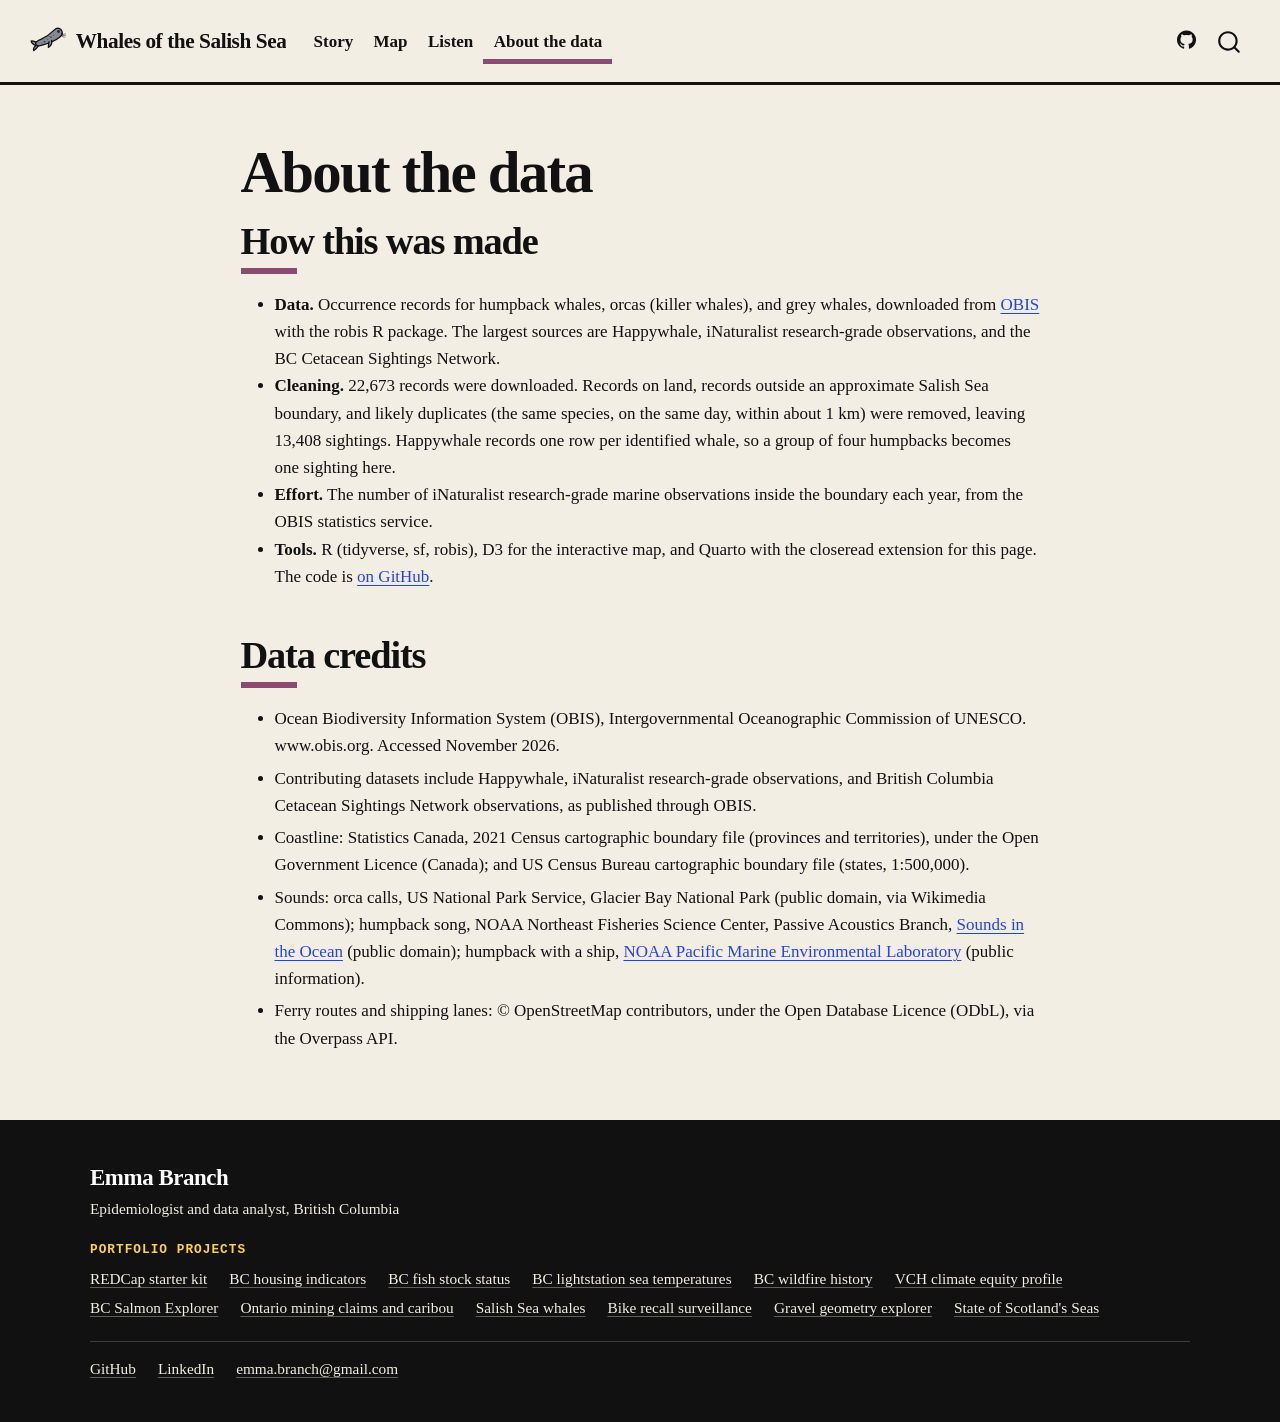
<file: docs/about.html>
<!DOCTYPE html>
<html xmlns="http://www.w3.org/1999/xhtml" lang="en" xml:lang="en"><head>

<meta charset="utf-8">
<meta name="generator" content="quarto-1.11.9">

<meta name="viewport" content="width=device-width, initial-scale=1.0, user-scalable=yes">


<title>About the data – Whales of the Salish Sea</title>
<style>
/* Default styles provided by pandoc.
** See https://pandoc.org/MANUAL.html#variables-for-html for config info.
*/
span.smallcaps{font-variant: small-caps;}
div.columns{display: flex; gap: 1.5em;}
div.column{flex: auto;}
@media screen {
div.columns{gap: min(4vw, 1.5em);}
div.column{overflow-x: auto;}
}
div.hanging-indent{margin-left: 1.5em; text-indent: -1.5em;}
ul.task-list{list-style: none;}
ul.task-list li input[type="checkbox"] {
  width: 0.8em;
  margin: 0 0.8em 0.2em -1em; /* quarto-specific, see https://github.com/quarto-dev/quarto-cli/issues/4556 */ 
  vertical-align: middle;
}
</style>


<script src="site_libs/quarto-nav/quarto-nav.js"></script>
<script src="site_libs/quarto-nav/headroom.min.js"></script>
<script src="site_libs/clipboard/clipboard.min.js"></script>
<script src="site_libs/quarto-search/autocomplete.umd.js"></script>
<script src="site_libs/quarto-search/fuse.min.js"></script>
<script src="site_libs/quarto-search/quarto-search.js"></script>
<meta name="quarto:offset" content="./">
<link href="./images/favicon.png" rel="icon" type="image/png">
<script src="site_libs/quarto-html/quarto.js" type="module"></script>
<script src="site_libs/quarto-html/tabsets/tabsets.js" type="module"></script>
<script src="site_libs/quarto-html/scrollable-regions/scrollable-regions.js" type="module"></script>
<script src="site_libs/quarto-html/popper.min.js"></script>
<script src="site_libs/quarto-html/tippy.umd.min.js"></script>
<script src="site_libs/quarto-html/anchor.min.js"></script>
<link href="site_libs/quarto-html/tippy.css" rel="stylesheet">
<link href="site_libs/quarto-html/quarto-syntax-highlighting-06df27c8158acedd5d263560cd4ba62e.css" rel="stylesheet" class="quarto-color-scheme" id="quarto-text-highlighting-styles">
<link href="site_libs/quarto-html/quarto-syntax-highlighting-dark-07e23dae4c3757ea2bcd5d8a79ca1ee5.css" rel="stylesheet" class="quarto-color-scheme quarto-color-alternate" id="quarto-text-highlighting-styles">
<link href="site_libs/quarto-html/quarto-syntax-highlighting-06df27c8158acedd5d263560cd4ba62e.css" rel="stylesheet" class="quarto-color-scheme-extra" id="quarto-text-highlighting-styles">
<script src="site_libs/bootstrap/bootstrap.min.js"></script>
<link href="site_libs/bootstrap/bootstrap-icons.css" rel="stylesheet">
<link href="site_libs/bootstrap/bootstrap-f55e9e3fc81f5ff8fdddc4761b2e5364.min.css" rel="stylesheet" append-hash="true" class="quarto-color-scheme" id="quarto-bootstrap" data-mode="light">
<link href="site_libs/bootstrap/bootstrap-dark-1f1f4d4f3753f11aaa41d4fc4f0666ec.min.css" rel="stylesheet" append-hash="true" class="quarto-color-scheme quarto-color-alternate" id="quarto-bootstrap" data-mode="light">
<link href="site_libs/bootstrap/bootstrap-f55e9e3fc81f5ff8fdddc4761b2e5364.min.css" rel="stylesheet" append-hash="true" class="quarto-color-scheme-extra" id="quarto-bootstrap" data-mode="light">
<script id="quarto-search-options" type="application/json">{
  "location": "navbar",
  "copy-button": false,
  "collapse-after": 3,
  "panel-placement": "end",
  "type": "overlay",
  "limit": 50,
  "keyboard-shortcut": [
    "f",
    "/",
    "s"
  ],
  "show-item-context": false,
  "language": {
    "search-no-results-text": "No results",
    "search-matching-documents-text": "matching documents",
    "search-copy-link-title": "Copy link to search",
    "search-hide-matches-text": "Hide additional matches",
    "search-more-match-text": "more match in this document",
    "search-more-matches-text": "more matches in this document",
    "search-clear-button-title": "Clear",
    "search-text-placeholder": "",
    "search-detached-cancel-button-title": "Cancel",
    "search-submit-button-title": "Submit",
    "search-label": "Search"
  }
}</script>


</head>

<body class="nav-fixed fullcontent quarto-light"><a id="quarto-skip-link" class="visually-hidden-focusable" href="#quarto-document-content">Skip to main content</a>

<div id="quarto-search-results"></div>
  <header id="quarto-header" class="headroom fixed-top">
    <nav class="navbar navbar-expand-lg " data-bs-theme="dark" aria-label="Site">
      <div class="navbar-container container-fluid">
      <div class="navbar-brand-container mx-auto">
    <a href="./index.html" class="navbar-brand navbar-brand-logo">
    <img src="./images/motif.svg" alt="" class="navbar-logo light-content">
    <img src="./images/motif.svg" alt="" class="navbar-logo dark-content">
    </a>
    <a class="navbar-brand" href="./index.html">
    <span class="navbar-title">Whales of the Salish Sea</span>
    </a>
  </div>
          <button class="navbar-toggler" type="button" data-bs-toggle="collapse" data-bs-target="#navbarCollapse" aria-controls="navbarCollapse" aria-expanded="false" aria-label="Toggle navigation" onclick="if (window.quartoToggleHeadroom) { window.quartoToggleHeadroom(); }">
  <span class="navbar-toggler-icon"></span>
</button>
          <div class="collapse navbar-collapse" id="navbarCollapse">
            <ul class="navbar-nav navbar-nav-scroll me-auto">
  <li class="nav-item">
    <a class="nav-link" href="./index.html"> 
<span class="menu-text">Story</span></a>
  </li>  
  <li class="nav-item">
    <a class="nav-link" href="./map.html"> 
<span class="menu-text">Map</span></a>
  </li>  
  <li class="nav-item">
    <a class="nav-link" href="./listen.html"> 
<span class="menu-text">Listen</span></a>
  </li>  
  <li class="nav-item">
    <a class="nav-link active" href="./about.html" aria-current="page"> 
<span class="menu-text">About the data</span></a>
  </li>  
</ul>
            <ul class="navbar-nav navbar-nav-scroll ms-auto">
  <li class="nav-item compact">
    <a class="nav-link" href="https://github.com/emmabranch/salish-sea-whales"> <i class="bi bi-github" role="img" aria-label="Code on GitHub">
</i> 
<span class="menu-text"></span></a>
  </li>  
</ul>
          </div> <!-- /navcollapse -->
            <div class="quarto-navbar-tools">
</div>
            <div id="quarto-search" class="" title="Search"></div>
      </div> <!-- /container-fluid -->
    </nav>
</header>
<!-- content -->
<div id="quarto-content" class="quarto-container page-columns page-rows-contents page-layout-article page-navbar">
<!-- sidebar -->
<!-- margin-sidebar -->
    
<!-- main -->
<main class="content" id="quarto-document-content" tabindex="-1">

<header id="title-block-header" class="quarto-title-block default">
<div class="quarto-title">
<h1 class="title">About the data</h1>
</div>



<div class="quarto-title-meta">

    
  
    
  </div>
  


</header>


<section id="how-this-was-made" class="level2">
<h2 class="anchored" data-anchor-id="how-this-was-made">How this was made</h2>
<ul>
<li><strong>Data.</strong> Occurrence records for humpback whales, orcas (killer whales), and grey whales, downloaded from <a href="https://obis.org">OBIS</a> with the robis R package. The largest sources are Happywhale, iNaturalist research-grade observations, and the BC Cetacean Sightings Network.</li>
<li><strong>Cleaning.</strong> 22,673 records were downloaded. Records on land, records outside an approximate Salish Sea boundary, and likely duplicates (the same species, on the same day, within about 1 km) were removed, leaving 13,408 sightings. Happywhale records one row per identified whale, so a group of four humpbacks becomes one sighting here.</li>
<li><strong>Effort.</strong> The number of iNaturalist research-grade marine observations inside the boundary each year, from the OBIS statistics service.</li>
<li><strong>Tools.</strong> R (tidyverse, sf, robis), D3 for the interactive map, and Quarto with the closeread extension for this page. The code is <a href="https://github.com/emmabranch/salish-sea-whales">on GitHub</a>.</li>
</ul>
</section>
<section id="data-credits" class="level2">
<h2 class="anchored" data-anchor-id="data-credits">Data credits</h2>
<div class="source-list">
<ul>
<li>Ocean Biodiversity Information System (OBIS), Intergovernmental Oceanographic Commission of UNESCO. www.obis.org. Accessed November 2026.</li>
<li>Contributing datasets include Happywhale, iNaturalist research-grade observations, and British Columbia Cetacean Sightings Network observations, as published through OBIS.</li>
<li>Coastline: Statistics Canada, 2021 Census cartographic boundary file (provinces and territories), under the Open Government Licence (Canada); and US Census Bureau cartographic boundary file (states, 1:500,000).</li>
<li>Sounds: orca calls, US National Park Service, Glacier Bay National Park (public domain, via Wikimedia Commons); humpback song, NOAA Northeast Fisheries Science Center, Passive Acoustics Branch, <a href="https://www.fisheries.noaa.gov/national/science-data/sounds-ocean-mammals">Sounds in the Ocean</a> (public domain); humpback with a ship, <a href="https://pmel.noaa.gov/acoustics/multimedia.html">NOAA Pacific Marine Environmental Laboratory</a> (public information).</li>
<li>Ferry routes and shipping lanes: © OpenStreetMap contributors, under the Open Database Licence (ODbL), via the Overpass API.</li>
</ul>
</div>


</section>

</main> <!-- /main -->
<!-- Shared portfolio footer. Master copy: /Users/ecox/projects/_brand-kit/footer.html -->
<footer class="eb-footer" role="contentinfo">
  <div class="eb-footer-inner">
    <div class="eb-footer-name">Emma Branch</div>
    <div class="eb-footer-tag">Epidemiologist and data analyst, British Columbia</div>
    <div class="eb-footer-heading">Portfolio projects</div>
    <nav class="eb-footer-projects" aria-label="Portfolio projects">
      <a href="https://emmabranch.github.io/redcap-starter-kit/">REDCap starter kit</a>
      <a href="https://emmabranch.github.io/bc-housing-indicators/">BC housing indicators</a>
      <a href="https://emmabranch.github.io/bc-fish-stock-status/">BC fish stock status</a>
      <a href="https://emmabranch.github.io/bc-lightstation-qc/">BC lightstation sea temperatures</a>
      <a href="https://emmabranch.github.io/bc-wildfire-bigquery/">BC wildfire history</a>
      <a href="https://emmabranch.github.io/vch-climate-equity-profile/">VCH climate equity profile</a>
      <a href="https://emmabranch.shinyapps.io/bc-salmon-explorer">BC Salmon Explorer</a>
      <a href="https://emmabranch.github.io/ontario-claims-caribou/">Ontario mining claims and caribou</a>
      <a href="https://emmabranch.github.io/salish-sea-whales/">Salish Sea whales</a>
      <a href="https://emmabranch.github.io/bike-recall-surveillance/">Bike recall surveillance</a>
      <a href="https://emmabranch.github.io/gravel-geometry/">Gravel geometry explorer</a>
      <a href="https://emmabranch.github.io/scotland-seas-indicators/">State of Scotland's Seas</a>
    </nav>
    <div class="eb-footer-contact">
      <a href="https://github.com/emmabranch">GitHub</a>
      <a href="https://www.linkedin.com/in/embranch/">LinkedIn</a>
      <a href="mailto:emma.branch@gmail.com">emma.branch@gmail.com</a>
    </div>
  </div>
</footer>
<script>
  /* Quarto places included HTML inside the page layout. Move the top bar
     and footer to the edges of the page so they span the full width. */
  document.addEventListener("DOMContentLoaded", function () {
    var bar = document.querySelector(".eb-topbar");
    if (bar) document.body.insertBefore(bar, document.body.firstChild);
    /* Optional hero for single-page reports (report-hero.html): put it
       straight after the top bar, above the report itself. */
    var rhero = document.querySelector(".eb-report-hero");
    if (rhero) {
      if (bar) bar.parentNode.insertBefore(rhero, bar.nextSibling);
      else document.body.insertBefore(rhero, document.body.firstChild);
      document.body.classList.add("has-report-hero");
      /* The report card is lifted over the hero, which makes each section's
         offsetTop relative to the card instead of the page. Quarto's table of
         contents reads offsetTop, so give each section its true page position. */
      document.querySelectorAll("main.content section[id]").forEach(function (sec) {
        Object.defineProperty(sec, "offsetTop", {
          configurable: true,
          get: function () { return this.getBoundingClientRect().top + window.scrollY; }
        });
      });
      /* Optional background stripes drawn by R inside the report
         (a div with class "eb-hero-stripes"): move them into the hero. */
      var stripes = document.querySelector(".eb-hero-stripes");
      if (stripes) { stripes.classList.add("hero-bg"); rhero.insertBefore(stripes, rhero.firstChild); }
    }
    var foot = document.querySelector(".eb-footer");
    if (foot) {
      /* On websites, put it just above Quarto's own footer (which holds the
         project disclaimer); otherwise at the very end of the page. */
      var qfoot = document.querySelector("footer.footer");
      if (qfoot) qfoot.parentNode.insertBefore(foot, qfoot);
      else document.body.appendChild(foot);
    }
    /* On phones, close the navbar menu after a link is tapped. Links to a
       section of the same page don't reload it, so the menu would stay open. */
    document.querySelectorAll(".navbar-collapse .nav-link:not(.dropdown-toggle)").forEach(function (link) {
      link.addEventListener("click", function () {
        var menu = document.querySelector(".navbar-collapse.show");
        if (menu && window.bootstrap) window.bootstrap.Collapse.getOrCreateInstance(menu).hide();
      });
    });
    /* Hide Quarto's empty footer columns so they don't add space on phones */
    document.querySelectorAll(".nav-footer-left, .nav-footer-right").forEach(function (el) {
      if (!el.children.length && !el.textContent.replace(/[\s\u00a0]/g, "")) el.style.display = "none";
    });
  });
</script>
<script id="quarto-html-after-body" type="application/javascript">
  window.document.addEventListener("DOMContentLoaded", function (event) {
    const icon = "";
    const anchorJS = new window.AnchorJS();
    anchorJS.options = {
      placement: 'right',
      icon: icon
    };
    anchorJS.add('.anchored');
    const isCodeAnnotation = (el) => {
      for (const clz of el.classList) {
        if (clz.startsWith('code-annotation-')) {                     
          return true;
        }
      }
      return false;
    }
    const onCopySuccess = function(e) {
      // button target
      const button = e.trigger;
      // don't keep focus
      button.blur();
      // flash "checked"
      button.classList.add('code-copy-button-checked');
      var currentTitle = button.getAttribute("title");
      button.setAttribute("title", "Copied!");
      let tooltip;
      if (window.bootstrap) {
        button.setAttribute("data-bs-toggle", "tooltip");
        button.setAttribute("data-bs-placement", "left");
        button.setAttribute("data-bs-title", "Copied!");
        tooltip = new bootstrap.Tooltip(button, 
          { trigger: "manual", 
            customClass: "code-copy-button-tooltip",
            offset: [0, -8]});
        tooltip.show();    
      }
      setTimeout(function() {
        if (tooltip) {
          tooltip.hide();
          button.removeAttribute("data-bs-title");
          button.removeAttribute("data-bs-toggle");
          button.removeAttribute("data-bs-placement");
        }
        button.setAttribute("title", currentTitle);
        button.classList.remove('code-copy-button-checked');
      }, 1000);
      // clear code selection
      e.clearSelection();
    }
    const getTextToCopy = function(trigger) {
      const outerScaffold = trigger.parentElement.cloneNode(true);
      const codeEl = outerScaffold.querySelector('code');
      for (const childEl of codeEl.children) {
        if (isCodeAnnotation(childEl)) {
          childEl.remove();
        }
      }
      return codeEl.innerText;
    }
    const clipboard = new window.ClipboardJS('.code-copy-button:not([data-in-quarto-modal])', {
      text: getTextToCopy
    });
    clipboard.on('success', onCopySuccess);
    if (window.document.getElementById('quarto-embedded-source-code-modal')) {
      const clipboardModal = new window.ClipboardJS('.code-copy-button[data-in-quarto-modal]', {
        text: getTextToCopy,
        container: window.document.getElementById('quarto-embedded-source-code-modal')
      });
      clipboardModal.on('success', onCopySuccess);
    }
      var localhostRegex = new RegExp(/^(?:http|https):\/\/localhost\:?[0-9]*\//);
      var mailtoRegex = new RegExp(/^mailto:/);
        var filterRegex = new RegExp("https:\/\/emmabranch\.github\.io\/salish-sea-whales\/");
      var isInternal = (href) => {
          return filterRegex.test(href) || localhostRegex.test(href) || mailtoRegex.test(href);
      }
      // Inspect non-navigation links and adorn them if external
      window.quartoDecorateExternalLinks = function (root) {
     var links = (root || window.document).querySelectorAll('a[href]:not(.nav-link):not(.navbar-brand):not(.toc-action):not(.sidebar-link):not(.sidebar-item-toggle):not(.pagination-link):not(.no-external):not([aria-hidden]):not(.dropdown-item):not(.quarto-navigation-tool):not(.about-link)');
      for (var i=0; i<links.length; i++) {
        const link = links[i];
        if (!isInternal(link.href)) {
          // undo the damage that might have been done by quarto-nav.js in the case of
          // links that we want to consider external
          if (link.dataset.originalHref !== undefined) {
            link.href = link.dataset.originalHref;
          }
          if (!link.classList.contains('no-external-icon')) {
          }
        }
      }
      };
      window.quartoDecorateExternalLinks(window.document);
    // Esc closes the popup (WCAG 1.4.13) and focus leaving both trigger and
    // popup closes it (WCAG 2.4.11); tippy handles neither for interactive popups.
    const hideOnEscAndFocusOut = {
      name: 'hideOnEscAndFocusOut',
      defaultValue: true,
      fn(instance) {
        const dismiss = () => {
          // A show scheduled by the trigger delay would otherwise reopen it
          instance.clearDelayTimeouts();
          instance.hide();
        };
        const onKeyDown = (event) => {
          if (event.key !== 'Escape') {
            return;
          }
          // Keep Esc from also reaching page handlers (e.g. reveal.js overview),
          // except an open reveal.js slide menu, which Esc should close too.
          // The menu handles keys only when its keyboard option is on.
          const menuHandlesEsc = window.Reveal?.getPlugin?.('menu')?.isOpen() &&
            window.Reveal.getConfig().menu?.keyboard !== false;
          if (!menuHandlesEsc) {
            event.stopPropagation();
          }
          if (instance.popper.contains(window.document.activeElement)) {
            // Disabled while refocusing so the focus trigger does not reopen it
            instance.disable();
            instance.reference.focus();
            instance.enable();
          }
          dismiss();
        };
        const onFocusOut = (event) => {
          const target = event.relatedTarget;
          if (target && !instance.reference.contains(target) &&
              !instance.popper.contains(target)) {
            dismiss();
          }
        };
        // On the trigger too: a click trigger (code-annotations: select) has no
        // blur handling. Attached for the instance's lifetime so leaving the
        // trigger also cancels a show still pending on the trigger delay.
        instance.reference.addEventListener('focusout', onFocusOut);
        return {
          onShow() {
            window.document.addEventListener('keydown', onKeyDown, true);
            instance.popper.addEventListener('focusout', onFocusOut);
          },
          onHide() {
            window.document.removeEventListener('keydown', onKeyDown, true);
            instance.popper.removeEventListener('focusout', onFocusOut);
          },
          onDestroy() {
            instance.reference.removeEventListener('focusout', onFocusOut);
          },
        };
      },
    };
    function tippyHover(el, contentFn, onTriggerFn, onUntriggerFn) {
      const config = {
        allowHTML: true,
        maxWidth: 500,
        delay: 100,
        arrow: false,
        appendTo: function(el) {
            return el.parentElement;
        },
        interactive: true,
        interactiveBorder: 10,
        theme: 'quarto',
        placement: 'bottom-start',
        plugins: [hideOnEscAndFocusOut],
      };
      if (contentFn) {
        config.content = contentFn;
      }
      if (onTriggerFn) {
        config.onTrigger = onTriggerFn;
      }
      if (onUntriggerFn) {
        config.onUntrigger = onUntriggerFn;
      }
      window.tippy(el, config); 
    }
    const noterefs = window.document.querySelectorAll('a[role="doc-noteref"]');
    for (var i=0; i<noterefs.length; i++) {
      const ref = noterefs[i];
      tippyHover(ref, function() {
        // use id or data attribute instead here
        let href = ref.getAttribute('data-footnote-href') || ref.getAttribute('href');
        try { href = new URL(href).hash; } catch {}
        const id = href.replace(/^#\/?/, "");
        const note = window.document.getElementById(id);
        if (note) {
          return note.innerHTML;
        } else {
          return "";
        }
      });
    }
    const xrefs = window.document.querySelectorAll('a.quarto-xref');
    const processXRef = (id, note) => {
      // Strip column container classes
      const stripColumnClz = (el) => {
        el.classList.remove("page-full", "page-columns");
        if (el.children) {
          for (const child of el.children) {
            stripColumnClz(child);
          }
        }
      }
      stripColumnClz(note)
      if (id === null || id.startsWith('sec-')) {
        // Special case sections, only their first couple elements
        const container = document.createElement("div");
        if (note.children && note.children.length > 2) {
          container.appendChild(note.children[0].cloneNode(true));
          for (let i = 1; i < note.children.length; i++) {
            const child = note.children[i];
            if (child.tagName === "P" && child.innerText === "") {
              continue;
            } else {
              container.appendChild(child.cloneNode(true));
              break;
            }
          }
          if (window.Quarto?.typesetMath) {
            window.Quarto.typesetMath(container);
          }
          return container.innerHTML
        } else {
          if (window.Quarto?.typesetMath) {
            window.Quarto.typesetMath(note);
          }
          return note.innerHTML;
        }
      } else {
        // Remove any anchor links if they are present
        const anchorLink = note.querySelector('a.anchorjs-link');
        if (anchorLink) {
          anchorLink.remove();
        }
        if (window.Quarto?.typesetMath) {
          window.Quarto.typesetMath(note);
        }
        if (note.classList.contains("callout")) {
          return note.outerHTML;
        } else {
          return note.innerHTML;
        }
      }
    }
    for (var i=0; i<xrefs.length; i++) {
      const xref = xrefs[i];
      tippyHover(xref, undefined, function(instance) {
        instance.disable();
        let url = xref.getAttribute('href');
        let hash = undefined; 
        if (url.startsWith('#')) {
          hash = url;
        } else {
          try { hash = new URL(url).hash; } catch {}
        }
        if (hash) {
          const id = hash.replace(/^#\/?/, "");
          const note = window.document.getElementById(id);
          if (note !== null) {
            try {
              const html = processXRef(id, note.cloneNode(true));
              instance.setContent(html);
            } finally {
              instance.enable();
              instance.show();
            }
          } else {
            // See if we can fetch this
            fetch(url.split('#')[0])
            .then(res => res.text())
            .then(html => {
              const parser = new DOMParser();
              const htmlDoc = parser.parseFromString(html, "text/html");
              const note = htmlDoc.getElementById(id);
              if (note !== null) {
                const html = processXRef(id, note);
                instance.setContent(html);
              } 
            }).finally(() => {
              instance.enable();
              instance.show();
            });
          }
        } else {
          // See if we can fetch a full url (with no hash to target)
          // This is a special case and we should probably do some content thinning / targeting
          fetch(url)
          .then(res => res.text())
          .then(html => {
            const parser = new DOMParser();
            const htmlDoc = parser.parseFromString(html, "text/html");
            const note = htmlDoc.querySelector('main.content');
            if (note !== null) {
              // This should only happen for chapter cross references
              // (since there is no id in the URL)
              // remove the first header
              if (note.children.length > 0 && note.children[0].tagName === "HEADER") {
                note.children[0].remove();
              }
              const html = processXRef(null, note);
              instance.setContent(html);
            } 
          }).finally(() => {
            instance.enable();
            instance.show();
          });
        }
      }, function(instance) {
      });
    }
        let selectedAnnoteEl;
        const selectorForAnnotation = ( cell, annotation) => {
          let cellAttr = 'data-code-cell="' + cell + '"';
          let lineAttr = 'data-code-annotation="' +  annotation + '"';
          const selector = 'span[' + cellAttr + '][' + lineAttr + ']';
          return selector;
        }
        const selectCodeLines = (annoteEl) => {
          const doc = window.document;
          const targetCell = annoteEl.getAttribute("data-target-cell");
          const targetAnnotation = annoteEl.getAttribute("data-target-annotation");
          const annoteSpan = window.document.querySelector(selectorForAnnotation(targetCell, targetAnnotation));
          const lines = annoteSpan.getAttribute("data-code-lines").split(",");
          const lineIds = lines.map((line) => {
            return targetCell + "-" + line;
          })
          // Each band is positioned against its own containing block, which is
          // not the offsetParent of the lines, so place it from client rects.
          const placeBand = (band, firstEl, lastEl, codeBlock) => {
            const container = band.offsetParent;
            if (container === null) {
              return;
            }
            const containerRect = container.getBoundingClientRect();
            // Reveal.js scales slides with a transform, so convert client
            // pixels back to the CSS pixels of the container.
            const scale = containerRect.height / container.offsetHeight || 1;
            const firstRect = firstEl.getBoundingClientRect();
            const lastRect = lastEl.getBoundingClientRect();
            const top = (firstRect.top - containerRect.top) / scale - container.clientTop + container.scrollTop;
            const height = (lastRect.bottom - firstRect.top) / scale;
            band.style.top = top - 2 + "px";
            band.style.height = height + 4 + "px";
            if (codeBlock) {
              // Without the copy button wrapper, the containing block is wider
              // than the code block, so span the code block explicitly.
              const blockRect = codeBlock.getBoundingClientRect();
              band.style.left = (blockRect.left - containerRect.left) / scale - container.clientLeft + container.scrollLeft + "px";
              band.style.width = blockRect.width / scale + "px";
            }
          };
          if (lineIds.length > 0) {
            const el = window.document.getElementById(lineIds[0]);
            const lastEl = window.document.getElementById(lineIds[lineIds.length - 1]);
            const parent = el.parentElement.parentElement;
            // cook up a div (if necessary) and position it
            let div = window.document.getElementById("code-annotation-line-highlight");
            if (div === null) {
              div = window.document.createElement("div");
              div.setAttribute("id", "code-annotation-line-highlight");
              div.style.position = 'absolute';
              parent.appendChild(div);
            }
            placeBand(div, el, lastEl, parent.closest("div.sourceCode") || parent);
            let gutterDiv = window.document.getElementById("code-annotation-line-highlight-gutter");
            if (gutterDiv === null) {
              gutterDiv = window.document.createElement("div");
              gutterDiv.setAttribute("id", "code-annotation-line-highlight-gutter");
              gutterDiv.style.position = 'absolute';
              const codeCell = window.document.getElementById(targetCell);
              const gutter = codeCell.querySelector('.code-annotation-gutter');
              gutter.appendChild(gutterDiv);
            }
            placeBand(gutterDiv, el, lastEl);
            selectedAnnoteEl = annoteEl;
          }
        };
        const unselectCodeLines = () => {
          const elementsIds = ["code-annotation-line-highlight", "code-annotation-line-highlight-gutter"];
          elementsIds.forEach((elId) => {
            const div = window.document.getElementById(elId);
            if (div) {
              div.remove();
            }
          });
          selectedAnnoteEl = undefined;
        };
          // Handle positioning of the toggle
      window.addEventListener(
        "resize",
        throttle(() => {
          elRect = undefined;
          if (selectedAnnoteEl) {
            selectCodeLines(selectedAnnoteEl);
          }
        }, 10)
      );
      function throttle(fn, ms) {
      let throttle = false;
      let timer;
        return (...args) => {
          if(!throttle) { // first call gets through
              fn.apply(this, args);
              throttle = true;
          } else { // all the others get throttled
              if(timer) clearTimeout(timer); // cancel #2
              timer = setTimeout(() => {
                fn.apply(this, args);
                timer = throttle = false;
              }, ms);
          }
        };
      }
        // Attach click handler to the DT
        const annoteDls = window.document.querySelectorAll('dt[data-target-cell]');
        for (const annoteDlNode of annoteDls) {
          annoteDlNode.addEventListener('click', (event) => {
            const clickedEl = event.target;
            if (clickedEl !== selectedAnnoteEl) {
              unselectCodeLines();
              const activeEl = window.document.querySelector('dt[data-target-cell].code-annotation-active');
              if (activeEl) {
                activeEl.classList.remove('code-annotation-active');
              }
              selectCodeLines(clickedEl);
              clickedEl.classList.add('code-annotation-active');
            } else {
              // Unselect the line
              unselectCodeLines();
              clickedEl.classList.remove('code-annotation-active');
            }
          });
        }
    const findCites = (el) => {
      const parentEl = el.parentElement;
      if (parentEl) {
        const cites = parentEl.dataset.cites;
        if (cites) {
          return {
            el,
            cites: cites.split(' ')
          };
        } else {
          return findCites(el.parentElement)
        }
      } else {
        return undefined;
      }
    };
    var bibliorefs = window.document.querySelectorAll('a[role="doc-biblioref"]');
    for (var i=0; i<bibliorefs.length; i++) {
      const ref = bibliorefs[i];
      const citeInfo = findCites(ref);
      if (citeInfo) {
        tippyHover(citeInfo.el, function() {
          var popup = window.document.createElement('div');
          citeInfo.cites.forEach(function(cite) {
            var citeDiv = window.document.createElement('div');
            citeDiv.classList.add('hanging-indent');
            citeDiv.classList.add('csl-entry');
            var biblioDiv = window.document.getElementById('ref-' + cite);
            if (biblioDiv) {
              citeDiv.innerHTML = biblioDiv.innerHTML;
            }
            popup.appendChild(citeDiv);
          });
          return popup.innerHTML;
        });
      }
    }
  });
  </script>
  <script type="application/javascript">
  window.quartoScrollableRegionsLabels = {"code":"Scrollable code","output":"Scrollable output"};
  </script>
</div> <!-- /content -->




</body></html>
</file>
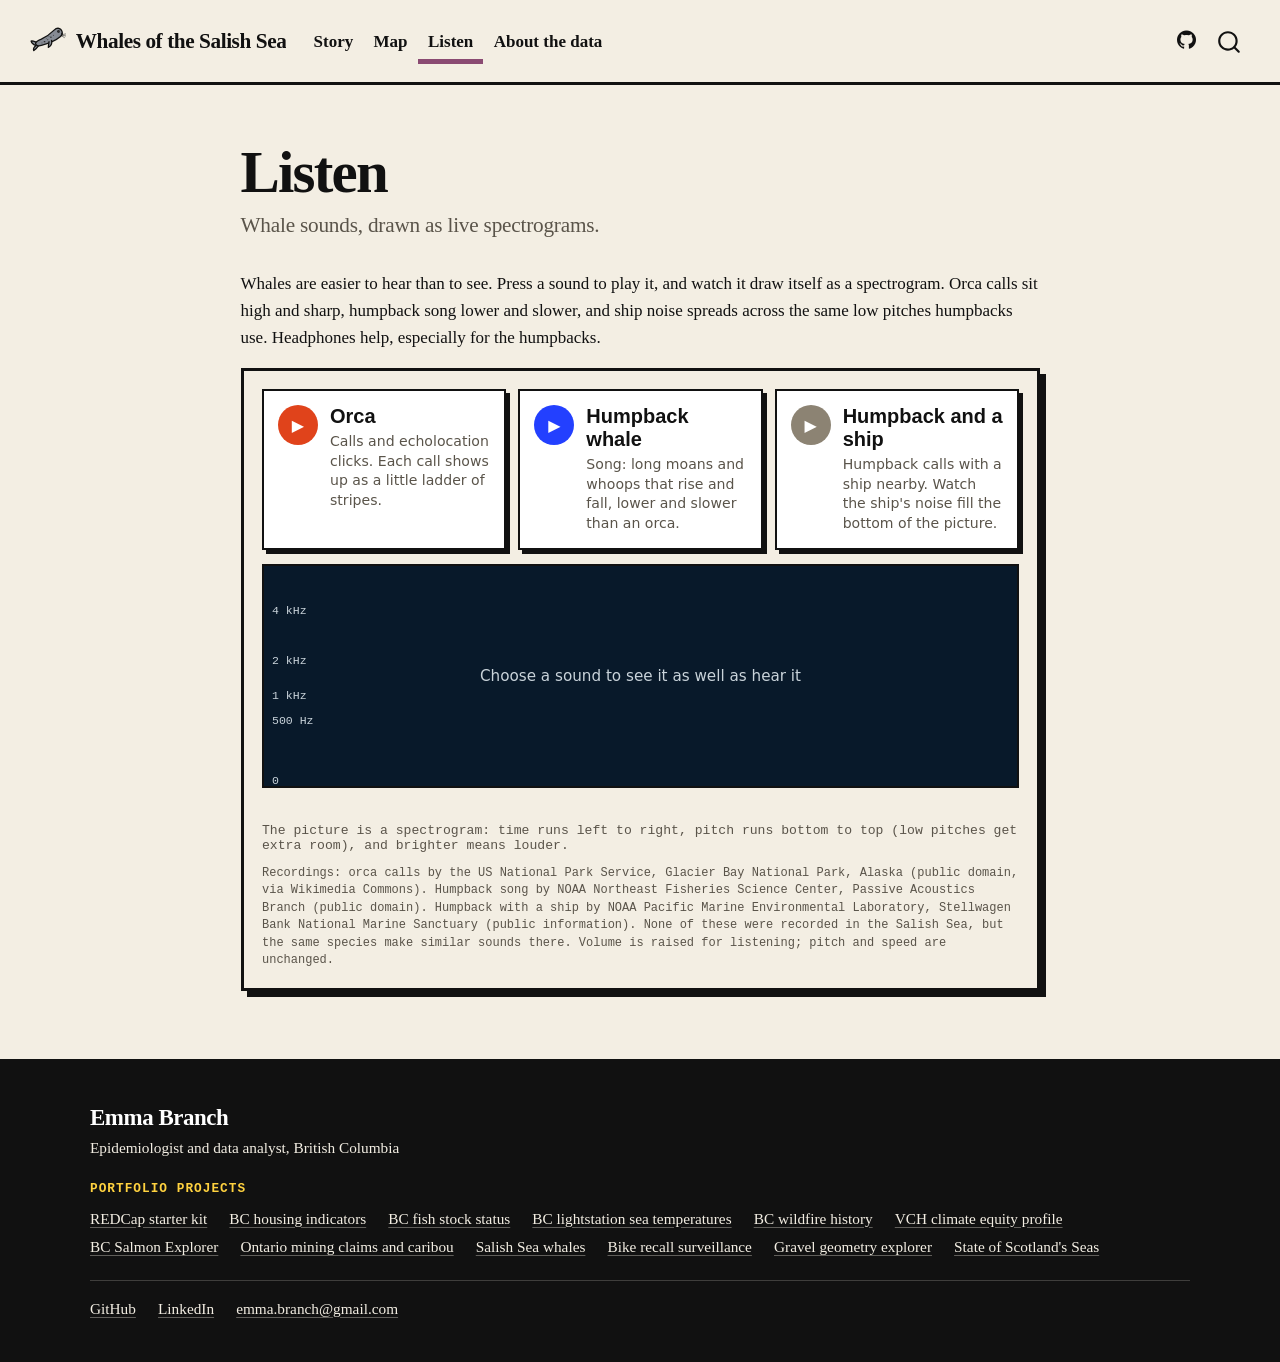
<file: docs/listen.html>
<!DOCTYPE html>
<html xmlns="http://www.w3.org/1999/xhtml" lang="en" xml:lang="en"><head>

<meta charset="utf-8">
<meta name="generator" content="quarto-1.11.9">

<meta name="viewport" content="width=device-width, initial-scale=1.0, user-scalable=yes">


<title>Listen – Whales of the Salish Sea</title>
<style>
/* Default styles provided by pandoc.
** See https://pandoc.org/MANUAL.html#variables-for-html for config info.
*/
span.smallcaps{font-variant: small-caps;}
div.columns{display: flex; gap: 1.5em;}
div.column{flex: auto;}
@media screen {
div.columns{gap: min(4vw, 1.5em);}
div.column{overflow-x: auto;}
}
div.hanging-indent{margin-left: 1.5em; text-indent: -1.5em;}
ul.task-list{list-style: none;}
ul.task-list li input[type="checkbox"] {
  width: 0.8em;
  margin: 0 0.8em 0.2em -1em; /* quarto-specific, see https://github.com/quarto-dev/quarto-cli/issues/4556 */ 
  vertical-align: middle;
}
</style>


<script src="site_libs/quarto-nav/quarto-nav.js"></script>
<script src="site_libs/quarto-nav/headroom.min.js"></script>
<script src="site_libs/clipboard/clipboard.min.js"></script>
<script src="site_libs/quarto-search/autocomplete.umd.js"></script>
<script src="site_libs/quarto-search/fuse.min.js"></script>
<script src="site_libs/quarto-search/quarto-search.js"></script>
<meta name="quarto:offset" content="./">
<link href="./images/favicon.png" rel="icon" type="image/png">
<script src="site_libs/quarto-html/quarto.js" type="module"></script>
<script src="site_libs/quarto-html/tabsets/tabsets.js" type="module"></script>
<script src="site_libs/quarto-html/scrollable-regions/scrollable-regions.js" type="module"></script>
<script src="site_libs/quarto-html/popper.min.js"></script>
<script src="site_libs/quarto-html/tippy.umd.min.js"></script>
<script src="site_libs/quarto-html/anchor.min.js"></script>
<link href="site_libs/quarto-html/tippy.css" rel="stylesheet">
<link href="site_libs/quarto-html/quarto-syntax-highlighting-06df27c8158acedd5d263560cd4ba62e.css" rel="stylesheet" class="quarto-color-scheme" id="quarto-text-highlighting-styles">
<link href="site_libs/quarto-html/quarto-syntax-highlighting-dark-07e23dae4c3757ea2bcd5d8a79ca1ee5.css" rel="stylesheet" class="quarto-color-scheme quarto-color-alternate" id="quarto-text-highlighting-styles">
<link href="site_libs/quarto-html/quarto-syntax-highlighting-06df27c8158acedd5d263560cd4ba62e.css" rel="stylesheet" class="quarto-color-scheme-extra" id="quarto-text-highlighting-styles">
<script src="site_libs/bootstrap/bootstrap.min.js"></script>
<link href="site_libs/bootstrap/bootstrap-icons.css" rel="stylesheet">
<link href="site_libs/bootstrap/bootstrap-f55e9e3fc81f5ff8fdddc4761b2e5364.min.css" rel="stylesheet" append-hash="true" class="quarto-color-scheme" id="quarto-bootstrap" data-mode="light">
<link href="site_libs/bootstrap/bootstrap-dark-1f1f4d4f3753f11aaa41d4fc4f0666ec.min.css" rel="stylesheet" append-hash="true" class="quarto-color-scheme quarto-color-alternate" id="quarto-bootstrap" data-mode="light">
<link href="site_libs/bootstrap/bootstrap-f55e9e3fc81f5ff8fdddc4761b2e5364.min.css" rel="stylesheet" append-hash="true" class="quarto-color-scheme-extra" id="quarto-bootstrap" data-mode="light">
<script id="quarto-search-options" type="application/json">{
  "location": "navbar",
  "copy-button": false,
  "collapse-after": 3,
  "panel-placement": "end",
  "type": "overlay",
  "limit": 50,
  "keyboard-shortcut": [
    "f",
    "/",
    "s"
  ],
  "show-item-context": false,
  "language": {
    "search-no-results-text": "No results",
    "search-matching-documents-text": "matching documents",
    "search-copy-link-title": "Copy link to search",
    "search-hide-matches-text": "Hide additional matches",
    "search-more-match-text": "more match in this document",
    "search-more-matches-text": "more matches in this document",
    "search-clear-button-title": "Clear",
    "search-text-placeholder": "",
    "search-detached-cancel-button-title": "Cancel",
    "search-submit-button-title": "Submit",
    "search-label": "Search"
  }
}</script>


</head>

<body class="nav-fixed fullcontent quarto-light"><a id="quarto-skip-link" class="visually-hidden-focusable" href="#quarto-document-content">Skip to main content</a>

<div id="quarto-search-results"></div>
  <header id="quarto-header" class="headroom fixed-top">
    <nav class="navbar navbar-expand-lg " data-bs-theme="dark" aria-label="Site">
      <div class="navbar-container container-fluid">
      <div class="navbar-brand-container mx-auto">
    <a href="./index.html" class="navbar-brand navbar-brand-logo">
    <img src="./images/motif.svg" alt="" class="navbar-logo light-content">
    <img src="./images/motif.svg" alt="" class="navbar-logo dark-content">
    </a>
    <a class="navbar-brand" href="./index.html">
    <span class="navbar-title">Whales of the Salish Sea</span>
    </a>
  </div>
          <button class="navbar-toggler" type="button" data-bs-toggle="collapse" data-bs-target="#navbarCollapse" aria-controls="navbarCollapse" aria-expanded="false" aria-label="Toggle navigation" onclick="if (window.quartoToggleHeadroom) { window.quartoToggleHeadroom(); }">
  <span class="navbar-toggler-icon"></span>
</button>
          <div class="collapse navbar-collapse" id="navbarCollapse">
            <ul class="navbar-nav navbar-nav-scroll me-auto">
  <li class="nav-item">
    <a class="nav-link" href="./index.html"> 
<span class="menu-text">Story</span></a>
  </li>  
  <li class="nav-item">
    <a class="nav-link" href="./map.html"> 
<span class="menu-text">Map</span></a>
  </li>  
  <li class="nav-item">
    <a class="nav-link active" href="./listen.html" aria-current="page"> 
<span class="menu-text">Listen</span></a>
  </li>  
  <li class="nav-item">
    <a class="nav-link" href="./about.html"> 
<span class="menu-text">About the data</span></a>
  </li>  
</ul>
            <ul class="navbar-nav navbar-nav-scroll ms-auto">
  <li class="nav-item compact">
    <a class="nav-link" href="https://github.com/emmabranch/salish-sea-whales"> <i class="bi bi-github" role="img" aria-label="Code on GitHub">
</i> 
<span class="menu-text"></span></a>
  </li>  
</ul>
          </div> <!-- /navcollapse -->
            <div class="quarto-navbar-tools">
</div>
            <div id="quarto-search" class="" title="Search"></div>
      </div> <!-- /container-fluid -->
    </nav>
</header>
<!-- content -->
<div id="quarto-content" class="quarto-container page-columns page-rows-contents page-layout-article page-navbar">
<!-- sidebar -->
<!-- margin-sidebar -->
    
<!-- main -->
<main class="content" id="quarto-document-content" tabindex="-1">

<header id="title-block-header" class="quarto-title-block default">
<div class="quarto-title">
<h1 class="title">Listen</h1>
<p class="subtitle lead">Whale sounds, drawn as live spectrograms.</p>
</div>



<div class="quarto-title-meta">

    
  
    
  </div>
  


</header>


<p>Whales are easier to hear than to see. Press a sound to play it, and watch it draw itself as a spectrogram. Orca calls sit high and sharp, humpback song lower and slower, and ship noise spreads across the same low pitches humpbacks use. Headphones help, especially for the humpbacks.</p>
<iframe class="whale-frame listen-frame" id="listen-widget" src="story/listen.html" title="Whale sounds with a live spectrogram" loading="lazy"></iframe>
<script>
  window.addEventListener("message", function (e) {
    if (e.data && e.data.listenHeight) {
      document.getElementById("listen-widget").style.height = e.data.listenHeight + "px";
    }
  });
</script>



</main> <!-- /main -->
<!-- Shared portfolio footer. Master copy: /Users/ecox/projects/_brand-kit/footer.html -->
<footer class="eb-footer" role="contentinfo">
  <div class="eb-footer-inner">
    <div class="eb-footer-name">Emma Branch</div>
    <div class="eb-footer-tag">Epidemiologist and data analyst, British Columbia</div>
    <div class="eb-footer-heading">Portfolio projects</div>
    <nav class="eb-footer-projects" aria-label="Portfolio projects">
      <a href="https://emmabranch.github.io/redcap-starter-kit/">REDCap starter kit</a>
      <a href="https://emmabranch.github.io/bc-housing-indicators/">BC housing indicators</a>
      <a href="https://emmabranch.github.io/bc-fish-stock-status/">BC fish stock status</a>
      <a href="https://emmabranch.github.io/bc-lightstation-qc/">BC lightstation sea temperatures</a>
      <a href="https://emmabranch.github.io/bc-wildfire-bigquery/">BC wildfire history</a>
      <a href="https://emmabranch.github.io/vch-climate-equity-profile/">VCH climate equity profile</a>
      <a href="https://emmabranch.shinyapps.io/bc-salmon-explorer">BC Salmon Explorer</a>
      <a href="https://emmabranch.github.io/ontario-claims-caribou/">Ontario mining claims and caribou</a>
      <a href="https://emmabranch.github.io/salish-sea-whales/">Salish Sea whales</a>
      <a href="https://emmabranch.github.io/bike-recall-surveillance/">Bike recall surveillance</a>
      <a href="https://emmabranch.github.io/gravel-geometry/">Gravel geometry explorer</a>
      <a href="https://emmabranch.github.io/scotland-seas-indicators/">State of Scotland's Seas</a>
    </nav>
    <div class="eb-footer-contact">
      <a href="https://github.com/emmabranch">GitHub</a>
      <a href="https://www.linkedin.com/in/embranch/">LinkedIn</a>
      <a href="mailto:emma.branch@gmail.com">emma.branch@gmail.com</a>
    </div>
  </div>
</footer>
<script>
  /* Quarto places included HTML inside the page layout. Move the top bar
     and footer to the edges of the page so they span the full width. */
  document.addEventListener("DOMContentLoaded", function () {
    var bar = document.querySelector(".eb-topbar");
    if (bar) document.body.insertBefore(bar, document.body.firstChild);
    /* Optional hero for single-page reports (report-hero.html): put it
       straight after the top bar, above the report itself. */
    var rhero = document.querySelector(".eb-report-hero");
    if (rhero) {
      if (bar) bar.parentNode.insertBefore(rhero, bar.nextSibling);
      else document.body.insertBefore(rhero, document.body.firstChild);
      document.body.classList.add("has-report-hero");
      /* The report card is lifted over the hero, which makes each section's
         offsetTop relative to the card instead of the page. Quarto's table of
         contents reads offsetTop, so give each section its true page position. */
      document.querySelectorAll("main.content section[id]").forEach(function (sec) {
        Object.defineProperty(sec, "offsetTop", {
          configurable: true,
          get: function () { return this.getBoundingClientRect().top + window.scrollY; }
        });
      });
      /* Optional background stripes drawn by R inside the report
         (a div with class "eb-hero-stripes"): move them into the hero. */
      var stripes = document.querySelector(".eb-hero-stripes");
      if (stripes) { stripes.classList.add("hero-bg"); rhero.insertBefore(stripes, rhero.firstChild); }
    }
    var foot = document.querySelector(".eb-footer");
    if (foot) {
      /* On websites, put it just above Quarto's own footer (which holds the
         project disclaimer); otherwise at the very end of the page. */
      var qfoot = document.querySelector("footer.footer");
      if (qfoot) qfoot.parentNode.insertBefore(foot, qfoot);
      else document.body.appendChild(foot);
    }
    /* On phones, close the navbar menu after a link is tapped. Links to a
       section of the same page don't reload it, so the menu would stay open. */
    document.querySelectorAll(".navbar-collapse .nav-link:not(.dropdown-toggle)").forEach(function (link) {
      link.addEventListener("click", function () {
        var menu = document.querySelector(".navbar-collapse.show");
        if (menu && window.bootstrap) window.bootstrap.Collapse.getOrCreateInstance(menu).hide();
      });
    });
    /* Hide Quarto's empty footer columns so they don't add space on phones */
    document.querySelectorAll(".nav-footer-left, .nav-footer-right").forEach(function (el) {
      if (!el.children.length && !el.textContent.replace(/[\s\u00a0]/g, "")) el.style.display = "none";
    });
  });
</script>
<script id="quarto-html-after-body" type="application/javascript">
  window.document.addEventListener("DOMContentLoaded", function (event) {
    const icon = "";
    const anchorJS = new window.AnchorJS();
    anchorJS.options = {
      placement: 'right',
      icon: icon
    };
    anchorJS.add('.anchored');
    const isCodeAnnotation = (el) => {
      for (const clz of el.classList) {
        if (clz.startsWith('code-annotation-')) {                     
          return true;
        }
      }
      return false;
    }
    const onCopySuccess = function(e) {
      // button target
      const button = e.trigger;
      // don't keep focus
      button.blur();
      // flash "checked"
      button.classList.add('code-copy-button-checked');
      var currentTitle = button.getAttribute("title");
      button.setAttribute("title", "Copied!");
      let tooltip;
      if (window.bootstrap) {
        button.setAttribute("data-bs-toggle", "tooltip");
        button.setAttribute("data-bs-placement", "left");
        button.setAttribute("data-bs-title", "Copied!");
        tooltip = new bootstrap.Tooltip(button, 
          { trigger: "manual", 
            customClass: "code-copy-button-tooltip",
            offset: [0, -8]});
        tooltip.show();    
      }
      setTimeout(function() {
        if (tooltip) {
          tooltip.hide();
          button.removeAttribute("data-bs-title");
          button.removeAttribute("data-bs-toggle");
          button.removeAttribute("data-bs-placement");
        }
        button.setAttribute("title", currentTitle);
        button.classList.remove('code-copy-button-checked');
      }, 1000);
      // clear code selection
      e.clearSelection();
    }
    const getTextToCopy = function(trigger) {
      const outerScaffold = trigger.parentElement.cloneNode(true);
      const codeEl = outerScaffold.querySelector('code');
      for (const childEl of codeEl.children) {
        if (isCodeAnnotation(childEl)) {
          childEl.remove();
        }
      }
      return codeEl.innerText;
    }
    const clipboard = new window.ClipboardJS('.code-copy-button:not([data-in-quarto-modal])', {
      text: getTextToCopy
    });
    clipboard.on('success', onCopySuccess);
    if (window.document.getElementById('quarto-embedded-source-code-modal')) {
      const clipboardModal = new window.ClipboardJS('.code-copy-button[data-in-quarto-modal]', {
        text: getTextToCopy,
        container: window.document.getElementById('quarto-embedded-source-code-modal')
      });
      clipboardModal.on('success', onCopySuccess);
    }
      var localhostRegex = new RegExp(/^(?:http|https):\/\/localhost\:?[0-9]*\//);
      var mailtoRegex = new RegExp(/^mailto:/);
        var filterRegex = new RegExp("https:\/\/emmabranch\.github\.io\/salish-sea-whales\/");
      var isInternal = (href) => {
          return filterRegex.test(href) || localhostRegex.test(href) || mailtoRegex.test(href);
      }
      // Inspect non-navigation links and adorn them if external
      window.quartoDecorateExternalLinks = function (root) {
     var links = (root || window.document).querySelectorAll('a[href]:not(.nav-link):not(.navbar-brand):not(.toc-action):not(.sidebar-link):not(.sidebar-item-toggle):not(.pagination-link):not(.no-external):not([aria-hidden]):not(.dropdown-item):not(.quarto-navigation-tool):not(.about-link)');
      for (var i=0; i<links.length; i++) {
        const link = links[i];
        if (!isInternal(link.href)) {
          // undo the damage that might have been done by quarto-nav.js in the case of
          // links that we want to consider external
          if (link.dataset.originalHref !== undefined) {
            link.href = link.dataset.originalHref;
          }
          if (!link.classList.contains('no-external-icon')) {
          }
        }
      }
      };
      window.quartoDecorateExternalLinks(window.document);
    // Esc closes the popup (WCAG 1.4.13) and focus leaving both trigger and
    // popup closes it (WCAG 2.4.11); tippy handles neither for interactive popups.
    const hideOnEscAndFocusOut = {
      name: 'hideOnEscAndFocusOut',
      defaultValue: true,
      fn(instance) {
        const dismiss = () => {
          // A show scheduled by the trigger delay would otherwise reopen it
          instance.clearDelayTimeouts();
          instance.hide();
        };
        const onKeyDown = (event) => {
          if (event.key !== 'Escape') {
            return;
          }
          // Keep Esc from also reaching page handlers (e.g. reveal.js overview),
          // except an open reveal.js slide menu, which Esc should close too.
          // The menu handles keys only when its keyboard option is on.
          const menuHandlesEsc = window.Reveal?.getPlugin?.('menu')?.isOpen() &&
            window.Reveal.getConfig().menu?.keyboard !== false;
          if (!menuHandlesEsc) {
            event.stopPropagation();
          }
          if (instance.popper.contains(window.document.activeElement)) {
            // Disabled while refocusing so the focus trigger does not reopen it
            instance.disable();
            instance.reference.focus();
            instance.enable();
          }
          dismiss();
        };
        const onFocusOut = (event) => {
          const target = event.relatedTarget;
          if (target && !instance.reference.contains(target) &&
              !instance.popper.contains(target)) {
            dismiss();
          }
        };
        // On the trigger too: a click trigger (code-annotations: select) has no
        // blur handling. Attached for the instance's lifetime so leaving the
        // trigger also cancels a show still pending on the trigger delay.
        instance.reference.addEventListener('focusout', onFocusOut);
        return {
          onShow() {
            window.document.addEventListener('keydown', onKeyDown, true);
            instance.popper.addEventListener('focusout', onFocusOut);
          },
          onHide() {
            window.document.removeEventListener('keydown', onKeyDown, true);
            instance.popper.removeEventListener('focusout', onFocusOut);
          },
          onDestroy() {
            instance.reference.removeEventListener('focusout', onFocusOut);
          },
        };
      },
    };
    function tippyHover(el, contentFn, onTriggerFn, onUntriggerFn) {
      const config = {
        allowHTML: true,
        maxWidth: 500,
        delay: 100,
        arrow: false,
        appendTo: function(el) {
            return el.parentElement;
        },
        interactive: true,
        interactiveBorder: 10,
        theme: 'quarto',
        placement: 'bottom-start',
        plugins: [hideOnEscAndFocusOut],
      };
      if (contentFn) {
        config.content = contentFn;
      }
      if (onTriggerFn) {
        config.onTrigger = onTriggerFn;
      }
      if (onUntriggerFn) {
        config.onUntrigger = onUntriggerFn;
      }
      window.tippy(el, config); 
    }
    const noterefs = window.document.querySelectorAll('a[role="doc-noteref"]');
    for (var i=0; i<noterefs.length; i++) {
      const ref = noterefs[i];
      tippyHover(ref, function() {
        // use id or data attribute instead here
        let href = ref.getAttribute('data-footnote-href') || ref.getAttribute('href');
        try { href = new URL(href).hash; } catch {}
        const id = href.replace(/^#\/?/, "");
        const note = window.document.getElementById(id);
        if (note) {
          return note.innerHTML;
        } else {
          return "";
        }
      });
    }
    const xrefs = window.document.querySelectorAll('a.quarto-xref');
    const processXRef = (id, note) => {
      // Strip column container classes
      const stripColumnClz = (el) => {
        el.classList.remove("page-full", "page-columns");
        if (el.children) {
          for (const child of el.children) {
            stripColumnClz(child);
          }
        }
      }
      stripColumnClz(note)
      if (id === null || id.startsWith('sec-')) {
        // Special case sections, only their first couple elements
        const container = document.createElement("div");
        if (note.children && note.children.length > 2) {
          container.appendChild(note.children[0].cloneNode(true));
          for (let i = 1; i < note.children.length; i++) {
            const child = note.children[i];
            if (child.tagName === "P" && child.innerText === "") {
              continue;
            } else {
              container.appendChild(child.cloneNode(true));
              break;
            }
          }
          if (window.Quarto?.typesetMath) {
            window.Quarto.typesetMath(container);
          }
          return container.innerHTML
        } else {
          if (window.Quarto?.typesetMath) {
            window.Quarto.typesetMath(note);
          }
          return note.innerHTML;
        }
      } else {
        // Remove any anchor links if they are present
        const anchorLink = note.querySelector('a.anchorjs-link');
        if (anchorLink) {
          anchorLink.remove();
        }
        if (window.Quarto?.typesetMath) {
          window.Quarto.typesetMath(note);
        }
        if (note.classList.contains("callout")) {
          return note.outerHTML;
        } else {
          return note.innerHTML;
        }
      }
    }
    for (var i=0; i<xrefs.length; i++) {
      const xref = xrefs[i];
      tippyHover(xref, undefined, function(instance) {
        instance.disable();
        let url = xref.getAttribute('href');
        let hash = undefined; 
        if (url.startsWith('#')) {
          hash = url;
        } else {
          try { hash = new URL(url).hash; } catch {}
        }
        if (hash) {
          const id = hash.replace(/^#\/?/, "");
          const note = window.document.getElementById(id);
          if (note !== null) {
            try {
              const html = processXRef(id, note.cloneNode(true));
              instance.setContent(html);
            } finally {
              instance.enable();
              instance.show();
            }
          } else {
            // See if we can fetch this
            fetch(url.split('#')[0])
            .then(res => res.text())
            .then(html => {
              const parser = new DOMParser();
              const htmlDoc = parser.parseFromString(html, "text/html");
              const note = htmlDoc.getElementById(id);
              if (note !== null) {
                const html = processXRef(id, note);
                instance.setContent(html);
              } 
            }).finally(() => {
              instance.enable();
              instance.show();
            });
          }
        } else {
          // See if we can fetch a full url (with no hash to target)
          // This is a special case and we should probably do some content thinning / targeting
          fetch(url)
          .then(res => res.text())
          .then(html => {
            const parser = new DOMParser();
            const htmlDoc = parser.parseFromString(html, "text/html");
            const note = htmlDoc.querySelector('main.content');
            if (note !== null) {
              // This should only happen for chapter cross references
              // (since there is no id in the URL)
              // remove the first header
              if (note.children.length > 0 && note.children[0].tagName === "HEADER") {
                note.children[0].remove();
              }
              const html = processXRef(null, note);
              instance.setContent(html);
            } 
          }).finally(() => {
            instance.enable();
            instance.show();
          });
        }
      }, function(instance) {
      });
    }
        let selectedAnnoteEl;
        const selectorForAnnotation = ( cell, annotation) => {
          let cellAttr = 'data-code-cell="' + cell + '"';
          let lineAttr = 'data-code-annotation="' +  annotation + '"';
          const selector = 'span[' + cellAttr + '][' + lineAttr + ']';
          return selector;
        }
        const selectCodeLines = (annoteEl) => {
          const doc = window.document;
          const targetCell = annoteEl.getAttribute("data-target-cell");
          const targetAnnotation = annoteEl.getAttribute("data-target-annotation");
          const annoteSpan = window.document.querySelector(selectorForAnnotation(targetCell, targetAnnotation));
          const lines = annoteSpan.getAttribute("data-code-lines").split(",");
          const lineIds = lines.map((line) => {
            return targetCell + "-" + line;
          })
          // Each band is positioned against its own containing block, which is
          // not the offsetParent of the lines, so place it from client rects.
          const placeBand = (band, firstEl, lastEl, codeBlock) => {
            const container = band.offsetParent;
            if (container === null) {
              return;
            }
            const containerRect = container.getBoundingClientRect();
            // Reveal.js scales slides with a transform, so convert client
            // pixels back to the CSS pixels of the container.
            const scale = containerRect.height / container.offsetHeight || 1;
            const firstRect = firstEl.getBoundingClientRect();
            const lastRect = lastEl.getBoundingClientRect();
            const top = (firstRect.top - containerRect.top) / scale - container.clientTop + container.scrollTop;
            const height = (lastRect.bottom - firstRect.top) / scale;
            band.style.top = top - 2 + "px";
            band.style.height = height + 4 + "px";
            if (codeBlock) {
              // Without the copy button wrapper, the containing block is wider
              // than the code block, so span the code block explicitly.
              const blockRect = codeBlock.getBoundingClientRect();
              band.style.left = (blockRect.left - containerRect.left) / scale - container.clientLeft + container.scrollLeft + "px";
              band.style.width = blockRect.width / scale + "px";
            }
          };
          if (lineIds.length > 0) {
            const el = window.document.getElementById(lineIds[0]);
            const lastEl = window.document.getElementById(lineIds[lineIds.length - 1]);
            const parent = el.parentElement.parentElement;
            // cook up a div (if necessary) and position it
            let div = window.document.getElementById("code-annotation-line-highlight");
            if (div === null) {
              div = window.document.createElement("div");
              div.setAttribute("id", "code-annotation-line-highlight");
              div.style.position = 'absolute';
              parent.appendChild(div);
            }
            placeBand(div, el, lastEl, parent.closest("div.sourceCode") || parent);
            let gutterDiv = window.document.getElementById("code-annotation-line-highlight-gutter");
            if (gutterDiv === null) {
              gutterDiv = window.document.createElement("div");
              gutterDiv.setAttribute("id", "code-annotation-line-highlight-gutter");
              gutterDiv.style.position = 'absolute';
              const codeCell = window.document.getElementById(targetCell);
              const gutter = codeCell.querySelector('.code-annotation-gutter');
              gutter.appendChild(gutterDiv);
            }
            placeBand(gutterDiv, el, lastEl);
            selectedAnnoteEl = annoteEl;
          }
        };
        const unselectCodeLines = () => {
          const elementsIds = ["code-annotation-line-highlight", "code-annotation-line-highlight-gutter"];
          elementsIds.forEach((elId) => {
            const div = window.document.getElementById(elId);
            if (div) {
              div.remove();
            }
          });
          selectedAnnoteEl = undefined;
        };
          // Handle positioning of the toggle
      window.addEventListener(
        "resize",
        throttle(() => {
          elRect = undefined;
          if (selectedAnnoteEl) {
            selectCodeLines(selectedAnnoteEl);
          }
        }, 10)
      );
      function throttle(fn, ms) {
      let throttle = false;
      let timer;
        return (...args) => {
          if(!throttle) { // first call gets through
              fn.apply(this, args);
              throttle = true;
          } else { // all the others get throttled
              if(timer) clearTimeout(timer); // cancel #2
              timer = setTimeout(() => {
                fn.apply(this, args);
                timer = throttle = false;
              }, ms);
          }
        };
      }
        // Attach click handler to the DT
        const annoteDls = window.document.querySelectorAll('dt[data-target-cell]');
        for (const annoteDlNode of annoteDls) {
          annoteDlNode.addEventListener('click', (event) => {
            const clickedEl = event.target;
            if (clickedEl !== selectedAnnoteEl) {
              unselectCodeLines();
              const activeEl = window.document.querySelector('dt[data-target-cell].code-annotation-active');
              if (activeEl) {
                activeEl.classList.remove('code-annotation-active');
              }
              selectCodeLines(clickedEl);
              clickedEl.classList.add('code-annotation-active');
            } else {
              // Unselect the line
              unselectCodeLines();
              clickedEl.classList.remove('code-annotation-active');
            }
          });
        }
    const findCites = (el) => {
      const parentEl = el.parentElement;
      if (parentEl) {
        const cites = parentEl.dataset.cites;
        if (cites) {
          return {
            el,
            cites: cites.split(' ')
          };
        } else {
          return findCites(el.parentElement)
        }
      } else {
        return undefined;
      }
    };
    var bibliorefs = window.document.querySelectorAll('a[role="doc-biblioref"]');
    for (var i=0; i<bibliorefs.length; i++) {
      const ref = bibliorefs[i];
      const citeInfo = findCites(ref);
      if (citeInfo) {
        tippyHover(citeInfo.el, function() {
          var popup = window.document.createElement('div');
          citeInfo.cites.forEach(function(cite) {
            var citeDiv = window.document.createElement('div');
            citeDiv.classList.add('hanging-indent');
            citeDiv.classList.add('csl-entry');
            var biblioDiv = window.document.getElementById('ref-' + cite);
            if (biblioDiv) {
              citeDiv.innerHTML = biblioDiv.innerHTML;
            }
            popup.appendChild(citeDiv);
          });
          return popup.innerHTML;
        });
      }
    }
  });
  </script>
  <script type="application/javascript">
  window.quartoScrollableRegionsLabels = {"code":"Scrollable code","output":"Scrollable output"};
  </script>
</div> <!-- /content -->




</body></html>
</file>
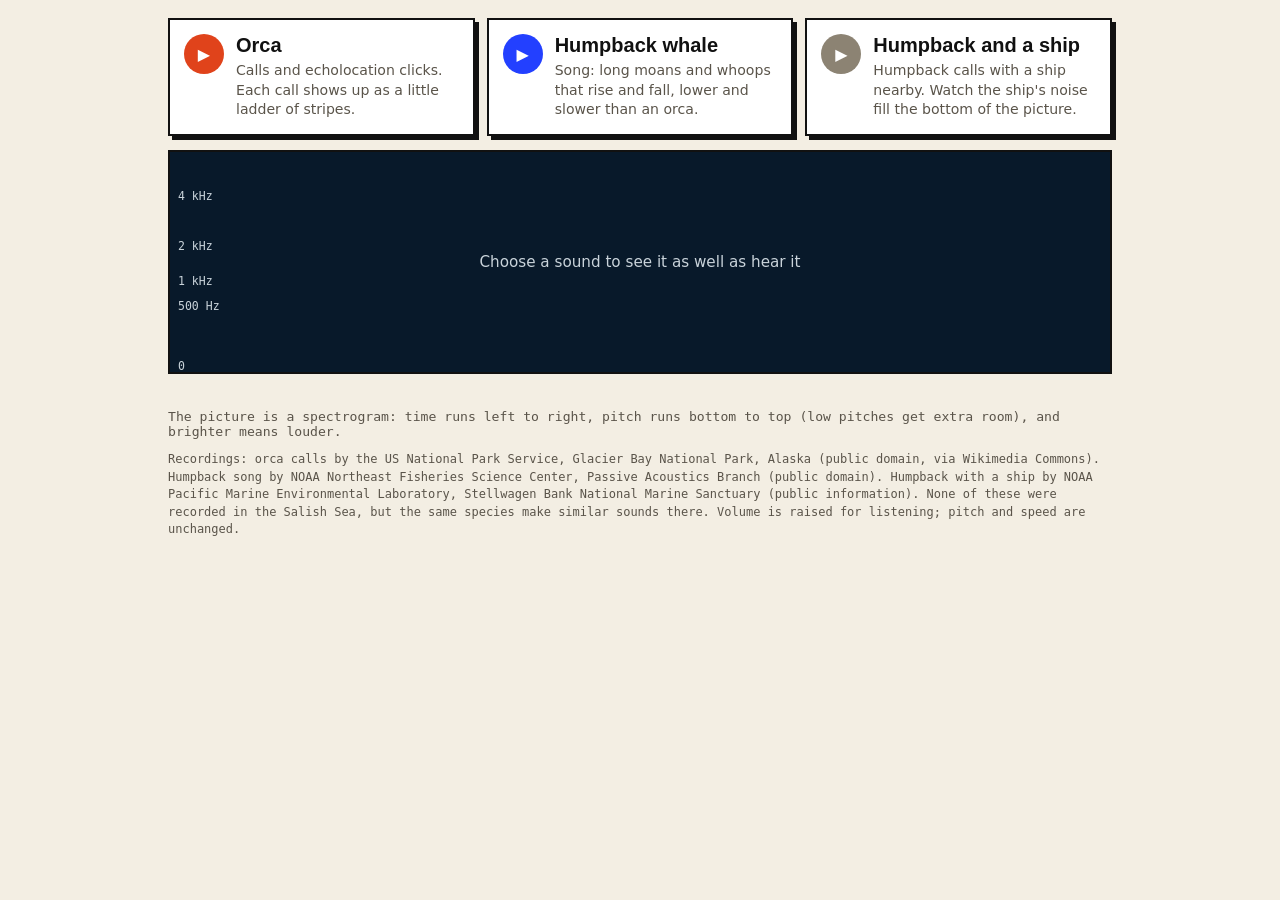
<file: story/listen.html>
<!DOCTYPE html>
<html lang="en">
<head>
<meta charset="utf-8">
<meta name="viewport" content="width=device-width, initial-scale=1">
<title>Listen: whale sounds</title>
<link rel="stylesheet" href="https://fonts.bunny.net/css?family=bricolage-grotesque:400,700,800|space-mono:400,700&display=swap">
<style>
  /* Brand kit, ink and paper. The spectrogram itself stays dark so the sound shows. */
  :root { --ocean: #F3EEE3; --card: #FFFFFF; --line: #111111; --ink: #111111; --ink-dim: #5A544A;
          --humpback: #2340FF; --orca: #E0431B; --ship: #8C8373; }
  * { box-sizing: border-box; }
  html, body { margin: 0; background: var(--ocean); }
  body { font-family: "Bricolage Grotesque", system-ui, sans-serif; color: var(--ink); }
  .listen { max-width: 980px; margin: 0 auto; padding: 18px; }
  .clips { display: grid; grid-template-columns: repeat(auto-fit, minmax(220px, 1fr)); gap: 12px; }
  .clip { display: flex; gap: 12px; align-items: flex-start; text-align: left; padding: 14px;
          border-radius: 0; border: 2px solid var(--line); background: var(--card); color: var(--ink);
          box-shadow: 4px 4px 0 #111111;
          font: inherit; cursor: pointer; }
  .clip:hover { border-color: var(--ink-dim); }
  .clip[aria-pressed="true"] { border-color: var(--accent); box-shadow: 0 0 0 1px var(--accent) inset; }
  .clip:focus-visible { outline: 2px solid var(--ink); outline-offset: 2px; }
  .icon { flex: none; width: 40px; height: 40px; border-radius: 50%; display: grid; place-items: center;
          background: var(--accent); color: #FFFFFF; font-size: 1rem; }
  .clip[aria-pressed="true"] .icon { animation: pulse 1.6s ease-in-out infinite; }
  @keyframes pulse { 0%, 100% { box-shadow: 0 0 0 0 var(--accent); } 50% { box-shadow: 0 0 0 8px transparent; } }
  @media (prefers-reduced-motion: reduce) { .clip[aria-pressed="true"] .icon { animation: none; } }
  .clip h3 { margin: 0 0 4px; font-family: "Bricolage Grotesque", sans-serif; font-weight: 800; font-size: 1.25rem; }
  .clip p { margin: 0; color: var(--ink-dim); font-size: 0.88rem; line-height: 1.4; }
  .scope { position: relative; margin-top: 14px; border-radius: 0; overflow: hidden; border: 2px solid var(--line); }
  canvas { display: block; width: 100%; height: 220px; background: #08192a; }
  .axis { position: absolute; left: 8px; top: 6px; bottom: 6px; color: #C9D3DA; font-size: 0.72rem; pointer-events: none;
          font-family: "Space Mono", monospace; }
  .axis span { position: absolute; left: 0; transform: translateY(50%); white-space: nowrap; }
  .hint[hidden] { display: none; }
  .hint { position: absolute; inset: 0; display: grid; place-items: center; color: #C9D3DA;
          font-size: 0.95rem; pointer-events: none; }
  .now { margin: 10px 0 0; min-height: 1.4em; font-size: 0.95rem; }
  .key { margin: 4px 0 0; color: var(--ink-dim); font-size: 0.82rem; }
  .credits { margin: 12px 0 0; color: var(--ink-dim); font-size: 0.75rem; line-height: 1.45; }

  .key, .credits { font-family: "Space Mono", ui-monospace, monospace; }
</style>
</head>
<body>
<section class="listen" aria-label="Listen to whale sounds">
  <div class="clips" id="clips"></div>

  <div class="scope">
    <canvas id="spectrogram" aria-label="Live spectrogram of the selected sound" role="img"></canvas>
    <div class="axis" aria-hidden="true" id="axis"></div>
    <div class="hint" id="hint">Choose a sound to see it as well as hear it</div>
  </div>
  <p class="now" id="now" aria-live="polite"></p>
  <p class="key">The picture is a spectrogram: time runs left to right, pitch runs bottom to top (low pitches get extra room), and brighter means louder.</p>

  <p class="credits">Recordings: orca calls by the US National Park Service, Glacier Bay National Park, Alaska (public domain, via Wikimedia Commons). Humpback song by NOAA Northeast Fisheries Science Center, Passive Acoustics Branch (public domain). Humpback with a ship by NOAA Pacific Marine Environmental Laboratory, Stellwagen Bank National Marine Sanctuary (public information). None of these were recorded in the Salish Sea, but the same species make similar sounds there. Volume is raised for listening; pitch and speed are unchanged.</p>
</section>

<script>
const CLIPS = [
  { file: "assets/audio/orca-calls.m4a", title: "Orca", colour: "--orca", gain: 3,
    text: "Calls and echolocation clicks. Each call shows up as a little ladder of stripes." },
  { file: "assets/audio/humpback-song.m4a", title: "Humpback whale", colour: "--humpback", gain: 1.5,
    text: "Song: long moans and whoops that rise and fall, lower and slower than an orca." },
  { file: "assets/audio/humpback-and-ship.m4a", title: "Humpback and a ship", colour: "--ship", gain: 1.5,
    text: "Humpback calls with a ship nearby. Watch the ship's noise fill the bottom of the picture." }
];
const css = getComputedStyle(document.documentElement);
const list = document.getElementById("clips");
const canvas = document.getElementById("spectrogram");
const ctx = canvas.getContext("2d");
// A hidden copy of the picture, used to scroll it left cleanly each frame
const buffer = document.createElement("canvas");
const bctx = buffer.getContext("2d");
const audio = new Audio();
let audioCtx, analyser, gain, source, data, current = -1, raf = null;

// Colour scale: deep navy, through teal, to near white
function colour(v) {
  const t = v / 255;
  const stops = [[8, 25, 42], [20, 80, 120], [47, 182, 208], [127, 217, 236], [242, 245, 247]];
  const x = t * (stops.length - 1), i = Math.min(stops.length - 2, Math.floor(x)), f = x - i;
  const c = stops[i].map((s, k) => Math.round(s + (stops[i + 1][k] - s) * f));
  return `rgb(${c[0]},${c[1]},${c[2]})`;
}

function sizeCanvas() {
  const dpr = window.devicePixelRatio || 1;
  canvas.width = canvas.clientWidth * dpr;
  canvas.height = canvas.clientHeight * dpr;
  buffer.width = canvas.width;
  buffer.height = canvas.height;
  ctx.fillStyle = "#08192a";
  ctx.fillRect(0, 0, canvas.width, canvas.height);
}

function setup() {
  if (audioCtx) return;
  audioCtx = new (window.AudioContext || window.webkitAudioContext)();
  analyser = audioCtx.createAnalyser();
  analyser.fftSize = 2048;
  analyser.smoothingTimeConstant = 0.2;
  // Loudness range mapped onto the colour scale (keeps noisy clips from turning white)
  analyser.minDecibels = -95;
  analyser.maxDecibels = -15;
  gain = audioCtx.createGain();
  // A compressor stops the boosted clips from distorting on loud moments
  const limiter = audioCtx.createDynamicsCompressor();
  limiter.threshold.value = -6;
  limiter.ratio.value = 12;
  source = audioCtx.createMediaElementSource(audio);
  source.connect(gain);
  gain.connect(limiter);
  limiter.connect(analyser);
  analyser.connect(audioCtx.destination);
  data = new Uint8Array(analyser.frequencyBinCount);
}

function draw() {
  analyser.getByteFrequencyData(data);
  const w = canvas.width, h = canvas.height, step = 2;
  // Shift the picture left, then paint the newest slice on the right
  bctx.clearRect(0, 0, w, h);
  bctx.drawImage(canvas, 0, 0);
  ctx.fillStyle = "#08192a";
  ctx.fillRect(0, 0, w, h);
  ctx.drawImage(buffer, -step, 0);
  const binsShown = Math.floor(MAX_FREQ / (audioCtx.sampleRate / 2) * data.length);
  for (let y = 0; y < h; y++) {
    // Square-root pitch scale: low sounds (humpbacks, ships) get more room
    const pos = 1 - y / h;
    const bin = Math.floor(pos * pos * binsShown);
    ctx.fillStyle = colour(data[bin]);
    ctx.fillRect(w - step, y, step, 1);
  }
  if (!audio.paused) raf = requestAnimationFrame(draw);
}

function updateButtons() {
  list.querySelectorAll(".clip").forEach((b, i) => {
    const playing = i === current && !audio.paused;
    b.setAttribute("aria-pressed", String(playing));
    b.querySelector(".icon").innerHTML = playing ? "&#10074;&#10074;" : "&#9654;&#xFE0E;";
    b.setAttribute("aria-label", (playing ? "Pause " : "Play ") + CLIPS[i].title);
  });
}

CLIPS.forEach((c, i) => {
  const b = document.createElement("button");
  b.className = "clip";
  b.style.setProperty("--accent", css.getPropertyValue(c.colour).trim());
  b.innerHTML = `<span class="icon" aria-hidden="true">&#9654;&#xFE0E;</span>` +
                `<span><h3>${c.title}</h3><p>${c.text}</p></span>`;
  b.addEventListener("click", async () => {
    setup();
    if (audioCtx.state === "suspended") await audioCtx.resume();
    if (current === i && !audio.paused) { audio.pause(); return; }
    if (current !== i) { audio.src = c.file; current = i; gain.gain.value = c.gain; sizeCanvas(); }
    document.getElementById("hint").hidden = true;
    document.getElementById("now").textContent = "Playing: " + c.title;
    await audio.play();
  });
  list.appendChild(b);
});

audio.addEventListener("play", () => { updateButtons(); cancelAnimationFrame(raf); draw(); });
audio.addEventListener("pause", () => { updateButtons(); });
audio.addEventListener("ended", () => {
  updateButtons();
  document.getElementById("now").textContent = "Finished: " + CLIPS[current].title;
});

// Pitch labels, placed on the same square-root scale as the picture
const MAX_FREQ = 6000;
const axis = document.getElementById("axis");
[0, 500, 1000, 2000, 4000].forEach(f => {
  const s = document.createElement("span");
  s.textContent = f === 0 ? "0" : (f >= 1000 ? f / 1000 + " kHz" : f + " Hz");
  s.style.bottom = (Math.sqrt(f / MAX_FREQ) * 100) + "%";
  axis.appendChild(s);
});

sizeCanvas();
window.addEventListener("resize", sizeCanvas);

// Tell the story page how tall this section is, so its frame fits exactly
const section = document.querySelector(".listen");
function reportHeight() {
  if (window.parent !== window) {
    window.parent.postMessage({ listenHeight: Math.ceil(section.getBoundingClientRect().height) }, "*");
  }
}
new ResizeObserver(reportHeight).observe(section);
window.addEventListener("load", reportHeight);
</script>
</body>
</html>
</file>
<file: docs/site_libs/quarto-html/tippy.css>
.tippy-box[data-animation=fade][data-state=hidden]{opacity:0}[data-tippy-root]{max-width:calc(100vw - 10px)}.tippy-box{position:relative;background-color:#333;color:#fff;border-radius:4px;font-size:14px;line-height:1.4;white-space:normal;outline:0;transition-property:transform,visibility,opacity}.tippy-box[data-placement^=top]>.tippy-arrow{bottom:0}.tippy-box[data-placement^=top]>.tippy-arrow:before{bottom:-7px;left:0;border-width:8px 8px 0;border-top-color:initial;transform-origin:center top}.tippy-box[data-placement^=bottom]>.tippy-arrow{top:0}.tippy-box[data-placement^=bottom]>.tippy-arrow:before{top:-7px;left:0;border-width:0 8px 8px;border-bottom-color:initial;transform-origin:center bottom}.tippy-box[data-placement^=left]>.tippy-arrow{right:0}.tippy-box[data-placement^=left]>.tippy-arrow:before{border-width:8px 0 8px 8px;border-left-color:initial;right:-7px;transform-origin:center left}.tippy-box[data-placement^=right]>.tippy-arrow{left:0}.tippy-box[data-placement^=right]>.tippy-arrow:before{left:-7px;border-width:8px 8px 8px 0;border-right-color:initial;transform-origin:center right}.tippy-box[data-inertia][data-state=visible]{transition-timing-function:cubic-bezier(.54,1.5,.38,1.11)}.tippy-arrow{width:16px;height:16px;color:#333}.tippy-arrow:before{content:"";position:absolute;border-color:transparent;border-style:solid}.tippy-content{position:relative;padding:5px 9px;z-index:1}
</file>
<file: docs/site_libs/quarto-html/quarto-syntax-highlighting-06df27c8158acedd5d263560cd4ba62e.css>
/* quarto syntax highlight colors */
:root {
  --quarto-hl-ot-color: #003B4F;
  --quarto-hl-at-color: #657422;
  --quarto-hl-ss-color: #20794D;
  --quarto-hl-an-color: #5E5E5E;
  --quarto-hl-fu-color: #4758AB;
  --quarto-hl-st-color: #20794D;
  --quarto-hl-cf-color: #003B4F;
  --quarto-hl-op-color: #5E5E5E;
  --quarto-hl-er-color: #AD0000;
  --quarto-hl-bn-color: #AD0000;
  --quarto-hl-al-color: #AD0000;
  --quarto-hl-va-color: #111111;
  --quarto-hl-bu-color: inherit;
  --quarto-hl-ex-color: inherit;
  --quarto-hl-pp-color: #AD0000;
  --quarto-hl-in-color: #5E5E5E;
  --quarto-hl-vs-color: #20794D;
  --quarto-hl-wa-color: #5E5E5E;
  --quarto-hl-do-color: #5E5E5E;
  --quarto-hl-im-color: #00769E;
  --quarto-hl-ch-color: #20794D;
  --quarto-hl-dt-color: #AD0000;
  --quarto-hl-fl-color: #AD0000;
  --quarto-hl-co-color: #5E5E5E;
  --quarto-hl-cv-color: #5E5E5E;
  --quarto-hl-cn-color: #8f5902;
  --quarto-hl-sc-color: #5E5E5E;
  --quarto-hl-dv-color: #AD0000;
  --quarto-hl-kw-color: #003B4F;
}

/* other quarto variables */
:root {
  --quarto-font-monospace: "Space Mono";
}

/* syntax highlight based on Pandoc's rules */
pre > code.sourceCode > span {
  color: #003B4F;
}

code.sourceCode > span {
  color: #003B4F;
}

div.sourceCode,
div.sourceCode pre.sourceCode {
  color: #003B4F;
}

/* Normal */
code span {
  color: #003B4F;
}

/* Alert */
code span.al {
  color: #AD0000;
  font-style: inherit;
}

/* Annotation */
code span.an {
  color: #5E5E5E;
  font-style: inherit;
}

/* Attribute */
code span.at {
  color: #657422;
  font-style: inherit;
}

/* BaseN */
code span.bn {
  color: #AD0000;
  font-style: inherit;
}

/* BuiltIn */
code span.bu {
  font-style: inherit;
}

/* ControlFlow */
code span.cf {
  color: #003B4F;
  font-weight: bold;
  font-style: inherit;
}

/* Char */
code span.ch {
  color: #20794D;
  font-style: inherit;
}

/* Constant */
code span.cn {
  color: #8f5902;
  font-style: inherit;
}

/* Comment */
code span.co {
  color: #5E5E5E;
  font-style: inherit;
}

/* CommentVar */
code span.cv {
  color: #5E5E5E;
  font-style: italic;
}

/* Documentation */
code span.do {
  color: #5E5E5E;
  font-style: italic;
}

/* DataType */
code span.dt {
  color: #AD0000;
  font-style: inherit;
}

/* DecVal */
code span.dv {
  color: #AD0000;
  font-style: inherit;
}

/* Error */
code span.er {
  color: #AD0000;
  font-style: inherit;
}

/* Extension */
code span.ex {
  font-style: inherit;
}

/* Float */
code span.fl {
  color: #AD0000;
  font-style: inherit;
}

/* Function */
code span.fu {
  color: #4758AB;
  font-style: inherit;
}

/* Import */
code span.im {
  color: #00769E;
  font-style: inherit;
}

/* Information */
code span.in {
  color: #5E5E5E;
  font-style: inherit;
}

/* Keyword */
code span.kw {
  color: #003B4F;
  font-weight: bold;
  font-style: inherit;
}

/* Operator */
code span.op {
  color: #5E5E5E;
  font-style: inherit;
}

/* Other */
code span.ot {
  color: #003B4F;
  font-style: inherit;
}

/* Preprocessor */
code span.pp {
  color: #AD0000;
  font-style: inherit;
}

/* SpecialChar */
code span.sc {
  color: #5E5E5E;
  font-style: inherit;
}

/* SpecialString */
code span.ss {
  color: #20794D;
  font-style: inherit;
}

/* String */
code span.st {
  color: #20794D;
  font-style: inherit;
}

/* Variable */
code span.va {
  color: #111111;
  font-style: inherit;
}

/* VerbatimString */
code span.vs {
  color: #20794D;
  font-style: inherit;
}

/* Warning */
code span.wa {
  color: #5E5E5E;
  font-style: italic;
}

.prevent-inlining {
  content: "</";
}

/*# sourceMappingURL=2a093eb6cdbb5c6c673d89a5b4a1d6cd.css.map */
</file>
<file: docs/site_libs/quarto-html/quarto-syntax-highlighting-dark-07e23dae4c3757ea2bcd5d8a79ca1ee5.css>
/* quarto syntax highlight colors */
:root {
  --quarto-hl-al-color: #f07178;
  --quarto-hl-an-color: #d4d0ab;
  --quarto-hl-at-color: #00e0e0;
  --quarto-hl-bn-color: #d4d0ab;
  --quarto-hl-bu-color: #abe338;
  --quarto-hl-ch-color: #abe338;
  --quarto-hl-co-color: #f8f8f2;
  --quarto-hl-cv-color: #ffd700;
  --quarto-hl-cn-color: #ffd700;
  --quarto-hl-cf-color: #ffa07a;
  --quarto-hl-dt-color: #ffa07a;
  --quarto-hl-dv-color: #d4d0ab;
  --quarto-hl-do-color: #f8f8f2;
  --quarto-hl-er-color: #f07178;
  --quarto-hl-ex-color: #00e0e0;
  --quarto-hl-fl-color: #d4d0ab;
  --quarto-hl-fu-color: #ffa07a;
  --quarto-hl-im-color: #abe338;
  --quarto-hl-in-color: #d4d0ab;
  --quarto-hl-kw-color: #ffa07a;
  --quarto-hl-op-color: #ffa07a;
  --quarto-hl-ot-color: #00e0e0;
  --quarto-hl-pp-color: #dcc6e0;
  --quarto-hl-re-color: #00e0e0;
  --quarto-hl-sc-color: #abe338;
  --quarto-hl-ss-color: #abe338;
  --quarto-hl-st-color: #abe338;
  --quarto-hl-va-color: #00e0e0;
  --quarto-hl-vs-color: #abe338;
  --quarto-hl-wa-color: #dcc6e0;
}

/* other quarto variables */
:root {
  --quarto-font-monospace: "Space Mono";
}

/* syntax highlight based on Pandoc's rules */
pre > code.sourceCode > span {
  color: #f8f8f2;
}

code.sourceCode > span {
  color: #f8f8f2;
}

div.sourceCode,
div.sourceCode pre.sourceCode {
  color: #f8f8f2;
}

/* Normal */
code span {
  color: #f8f8f2;
}

/* Alert */
code span.al {
  color: #f07178;
}

/* Annotation */
code span.an {
  color: #d4d0ab;
}

/* Attribute */
code span.at {
  color: #00e0e0;
}

/* BaseN */
code span.bn {
  color: #d4d0ab;
}

/* BuiltIn */
code span.bu {
  color: #abe338;
}

/* ControlFlow */
code span.cf {
  font-weight: bold;
  color: #ffa07a;
}

/* Char */
code span.ch {
  color: #abe338;
}

/* Constant */
code span.cn {
  color: #ffd700;
}

/* Comment */
code span.co {
  font-style: italic;
  color: #f8f8f2;
}

/* CommentVar */
code span.cv {
  color: #ffd700;
}

/* Documentation */
code span.do {
  color: #f8f8f2;
}

/* DataType */
code span.dt {
  color: #ffa07a;
}

/* DecVal */
code span.dv {
  color: #d4d0ab;
}

/* Error */
code span.er {
  color: #f07178;
  text-decoration: underline;
}

/* Extension */
code span.ex {
  font-weight: bold;
  color: #00e0e0;
}

/* Float */
code span.fl {
  color: #d4d0ab;
}

/* Function */
code span.fu {
  color: #ffa07a;
}

/* Import */
code span.im {
  color: #abe338;
}

/* Information */
code span.in {
  color: #d4d0ab;
}

/* Keyword */
code span.kw {
  font-weight: bold;
  color: #ffa07a;
}

/* Operator */
code span.op {
  color: #ffa07a;
}

/* Other */
code span.ot {
  color: #00e0e0;
}

/* Preprocessor */
code span.pp {
  color: #dcc6e0;
}

/* RegionMarker */
code span.re {
  background-color: #f8f8f2;
  color: #00e0e0;
}

/* SpecialChar */
code span.sc {
  color: #abe338;
}

/* SpecialString */
code span.ss {
  color: #abe338;
}

/* String */
code span.st {
  color: #abe338;
}

/* Variable */
code span.va {
  color: #00e0e0;
}

/* VerbatimString */
code span.vs {
  color: #abe338;
}

/* Warning */
code span.wa {
  color: #dcc6e0;
}

.prevent-inlining {
  content: "</";
}

/*# sourceMappingURL=e473a0e6814d218c1ffd6fdf0954c491.css.map */
</file>
<file: docs/site_libs/quarto-contrib/quarto-project/qmd-lab/closeread/closeread.css>
/*-- scss:defaults --*/
/*-- scss:rules --*/
/* global layout styles */
/* helpful for docs with no header space
.cr-section .narrative-col > *:first-child {
  padding-block-start: 10svh !important;
}
*/
.cr-section {
  display: grid;
  grid-template-rows: 1fr;
  background-color: var(--cr-section-background-color);
}
.cr-section.cr-column-screen {
  grid-column: screen-start/screen-end !important;
  z-index: 998;
  opacity: 0.999;
}
.cr-section .narrative-col {
  grid-row: 1;
  font-family: var(--cr-narrative-font-family);
  font-size: var(--cr-narrative-font-size);
}
.cr-section .narrative-col .trigger {
  padding-block: 45svh;
  padding-inline: 24px;
}
.cr-section .narrative-col .trigger .narrative {
  padding: 0.7em 0.75em;
}
.cr-section .narrative-col .trigger .narrative > p {
  margin-bottom: 0;
}
.cr-section .narrative-col .trigger:has(.cr-spacer) {
  visibility: hidden;
  padding-block: 0;
}
.cr-section .sticky-col {
  grid-row: 1;
}
.cr-section .sticky-col .sticky-col-stack {
  display: grid;
  height: 100dvh;
  position: sticky;
  overflow: hidden;
  top: 0;
}
.cr-section .sticky-col .sticky-col-stack .sticky {
  grid-area: 1/1;
  margin: auto;
  opacity: 0;
  transition: opacity linear 0.5s, color 0.7s linear, transform 1s ease-in-out, transform-origin 1s ease-in-out;
}
.cr-section .sticky-col .sticky-col-stack .sticky:has(.line-block) {
  font-family: var(--cr-poem-font-family);
  transition: transform 0.8s ease-in-out;
}
.cr-section .sticky-col .sticky-col-stack .sticky:has(.line-block) {
  font-family: var(--cr-poem-font-family);
  transition: transform 0.8s ease-in-out, font-size 0.8s ease-in-out;
}
.cr-section .sticky-col .sticky-col-stack div.sourceCode {
  background-color: rgb(233, 236, 239);
}
.cr-section .sticky-col .sticky-col-stack .cr-active {
  opacity: 1;
}
.cr-section .sticky-col .sticky-col-stack .cr-active.cr-hl-within .sourceCode span[id^=cb] {
  opacity: 0.3;
  transition: opacity linear 0.3s;
}
.cr-section .sticky-col .sticky-col-stack .cr-active.cr-hl-within .sourceCode span[id^=cb].cr-hl {
  opacity: 1;
  transition: opacity linear 0.3s;
}
.cr-section .sticky-col .sticky-col-stack .cr-active.cr-hl-within div.line-block span[id^=lb] {
  color: rgba(0, 0, 0, 0.4);
  transition: color 0.7s linear;
}
.cr-section .sticky-col .sticky-col-stack .cr-active.cr-hl-within div.line-block span[id^=lb].cr-hl {
  color: rgb(0, 0, 0);
  transition: color 0.7s linear;
}
.cr-section .sticky-col .sticky-col-stack .cr-active.cr-hl-within div.line-block span[id^=lb] span.cr-hl {
  color: rgb(0, 0, 0);
  transition: color 0.7s linear;
}

/* mobile sizing (bootstrap: xs) is always overlay-center */
@media (max-width: 575.98px) {
  .cr-section.sidebar-left,
  .cr-section.sidebar-right,
  .cr-section.overlay-left,
  .cr-section.overlay-right,
  .cr-section.overlay-center {
    grid-template-columns: 1fr;
  }
  .cr-section.sidebar-left .narrative-col,
  .cr-section.sidebar-right .narrative-col,
  .cr-section.overlay-left .narrative-col,
  .cr-section.overlay-right .narrative-col,
  .cr-section.overlay-center .narrative-col {
    grid-column: 1;
    z-index: 1;
    margin-inline: auto;
    background-color: transparent;
  }
  .cr-section.sidebar-left .narrative-col .narrative,
  .cr-section.sidebar-right .narrative-col .narrative,
  .cr-section.overlay-left .narrative-col .narrative,
  .cr-section.overlay-right .narrative-col .narrative,
  .cr-section.overlay-center .narrative-col .narrative {
    background-color: var(--cr-narrative-background-color-overlay);
    color: var(--cr-narrative-text-color-overlay);
    padding: 0.3em 0.5em;
    border-radius: var(--cr-narrative-border-radius);
  }
  .cr-section.sidebar-left .sticky-col,
  .cr-section.sidebar-right .sticky-col,
  .cr-section.overlay-left .sticky-col,
  .cr-section.overlay-right .sticky-col,
  .cr-section.overlay-center .sticky-col {
    grid-column: 1;
  }
}
.overlay-left,
.overlay-center,
.overlay-right {
  grid-template-columns: 1fr;
}
.overlay-left .narrative-col,
.overlay-center .narrative-col,
.overlay-right .narrative-col {
  grid-column: 1;
  z-index: 1;
  transition: opacity 0.5s ease-in-out;
  max-width: var(--cr-narrative-overlay-max-width);
  min-width: var(--cr-narrative-overlay-min-width);
}
.overlay-left .narrative-col .narrative,
.overlay-center .narrative-col .narrative,
.overlay-right .narrative-col .narrative {
  background-color: var(--cr-narrative-background-color-overlay);
  color: var(--cr-narrative-text-color-overlay);
  border-radius: var(--cr-narrative-border-radius);
}
.overlay-left .sticky-col,
.overlay-center .sticky-col,
.overlay-right .sticky-col {
  grid-column: 1;
}

.overlay-left .narrative-col {
  justify-self: start;
  margin-left: var(--cr-narrative-outer-margin);
}

.overlay-center .narrative-col {
  justify-self: center;
}

.overlay-right .narrative-col {
  justify-self: end;
  margin-right: var(--cr-narrative-outer-margin);
}

.sidebar-left {
  grid-template-columns: var(--cr-narrative-sidebar-width) 2fr;
}
.sidebar-left .narrative-col {
  grid-column: 1;
  margin-inline: 0;
  background-color: var(--cr-narrative-background-color-sidebar);
}
.sidebar-left .narrative-col .narrative {
  padding: 0 0.75em;
  color: var(--cr-narrative-text-color-sidebar);
}
.sidebar-left .sticky-col {
  grid-column: 2;
}

.sidebar-right {
  grid-template-columns: 2fr var(--cr-narrative-sidebar-width);
}
.sidebar-right .narrative-col {
  grid-column: 2;
  margin-inline: 0;
  background-color: var(--cr-narrative-background-color-sidebar);
}
.sidebar-right .narrative-col .narrative {
  padding: 0 0.75em;
  color: var(--cr-narrative-text-color-sidebar);
}
.sidebar-right .sticky-col {
  grid-column: 1;
}

.presentation-mode.overlay-left,
.presentation-mode.overlay-center,
.presentation-mode.overlay-right,
.presentation-mode.sidebar-left,
.presentation-mode.sidebar-right {
  grid-template-columns: 1fr !important;
}
.presentation-mode.overlay-left .narrative-col,
.presentation-mode.overlay-center .narrative-col,
.presentation-mode.overlay-right .narrative-col,
.presentation-mode.sidebar-left .narrative-col,
.presentation-mode.sidebar-right .narrative-col {
  grid-column: 1 !important;
  z-index: 1 !important;
  margin-inline: 30% !important;
  opacity: 0 !important;
  transition: opacity 0.5s ease-in-out;
}
.presentation-mode.overlay-left .sticky-col,
.presentation-mode.overlay-center .sticky-col,
.presentation-mode.overlay-right .sticky-col,
.presentation-mode.sidebar-left .sticky-col,
.presentation-mode.sidebar-right .sticky-col {
  grid-column: 1 !important;
}

/* debug styles */
body.cr-debug .cr-poem {
  background-color: rgba(255, 255, 0, 0.6);
  border: 1px solid orange;
}
body.cr-debug .sticky {
  opacity: 0.8;
}
body.cr-debug .narrative-col .trigger {
  background: rgba(0, 208, 255, 0.5);
  border: 1px solid orange;
  border-radius: var(--cr-narrative-border-radius);
}
body.cr-debug .narrative-col .trigger.new-trigger {
  background: lightgreen;
}

/* remove header option */
body.cr-removeheaderspace #quarto-content main#quarto-document-content {
  padding-top: 0;
  margin-top: 0;
}
body.cr-removeheaderspace #quarto-content main#quarto-document-content .quarto-title-block {
  display: none;
}

/* configurable style variables. use bootstrap variables where possible */
:root {
  --cr-narrative-background-color-overlay: #708090e1;
  --cr-narrative-text-color-overlay: white;
  --cr-narrative-background-color-sidebar: transparent;
  --cr-narrative-text-color-sidebar: black;
  --cr-narrative-border-radius: 1em;
  --cr-narrative-overlay-max-width: 527.98px;
  --cr-narrative-overlay-min-width: none;
  --cr-narrative-outer-margin: 5%;
  --cr-narrative-font-family: var(--bs-body-font-family);
  --cr-narrative-font-size: 1.15rem;
  --cr-poem-font-family: Iowan Old Style, Apple Garamond, Baskerville, Times New Roman, Droid Serif, Times, Source Serif Pro, serif, Apple Color Emoji, Segoe UI Emoji, Segoe UI Symbol;
  --cr-narrative-sidebar-width: 1fr;
  --cr-section-background-color: lightgrey;
}

/*# sourceMappingURL=closeread.css.map */
</file>
